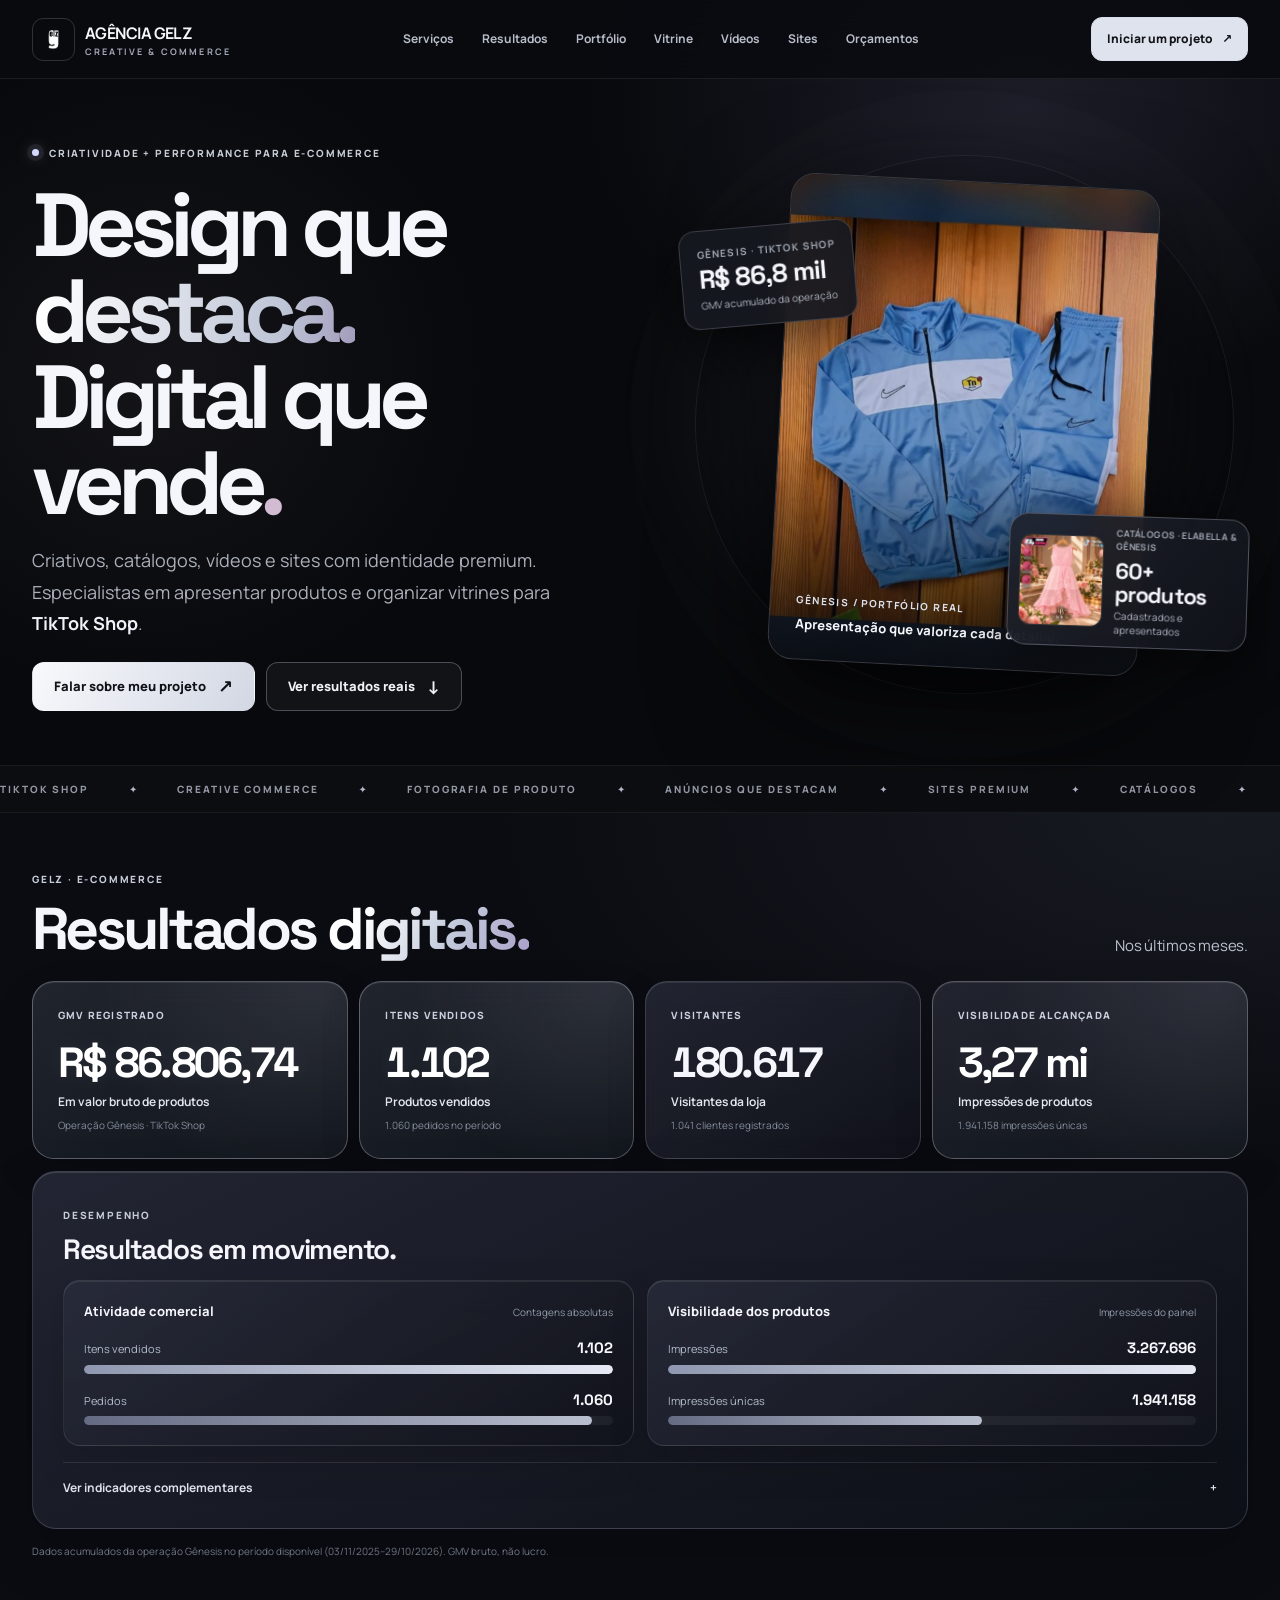
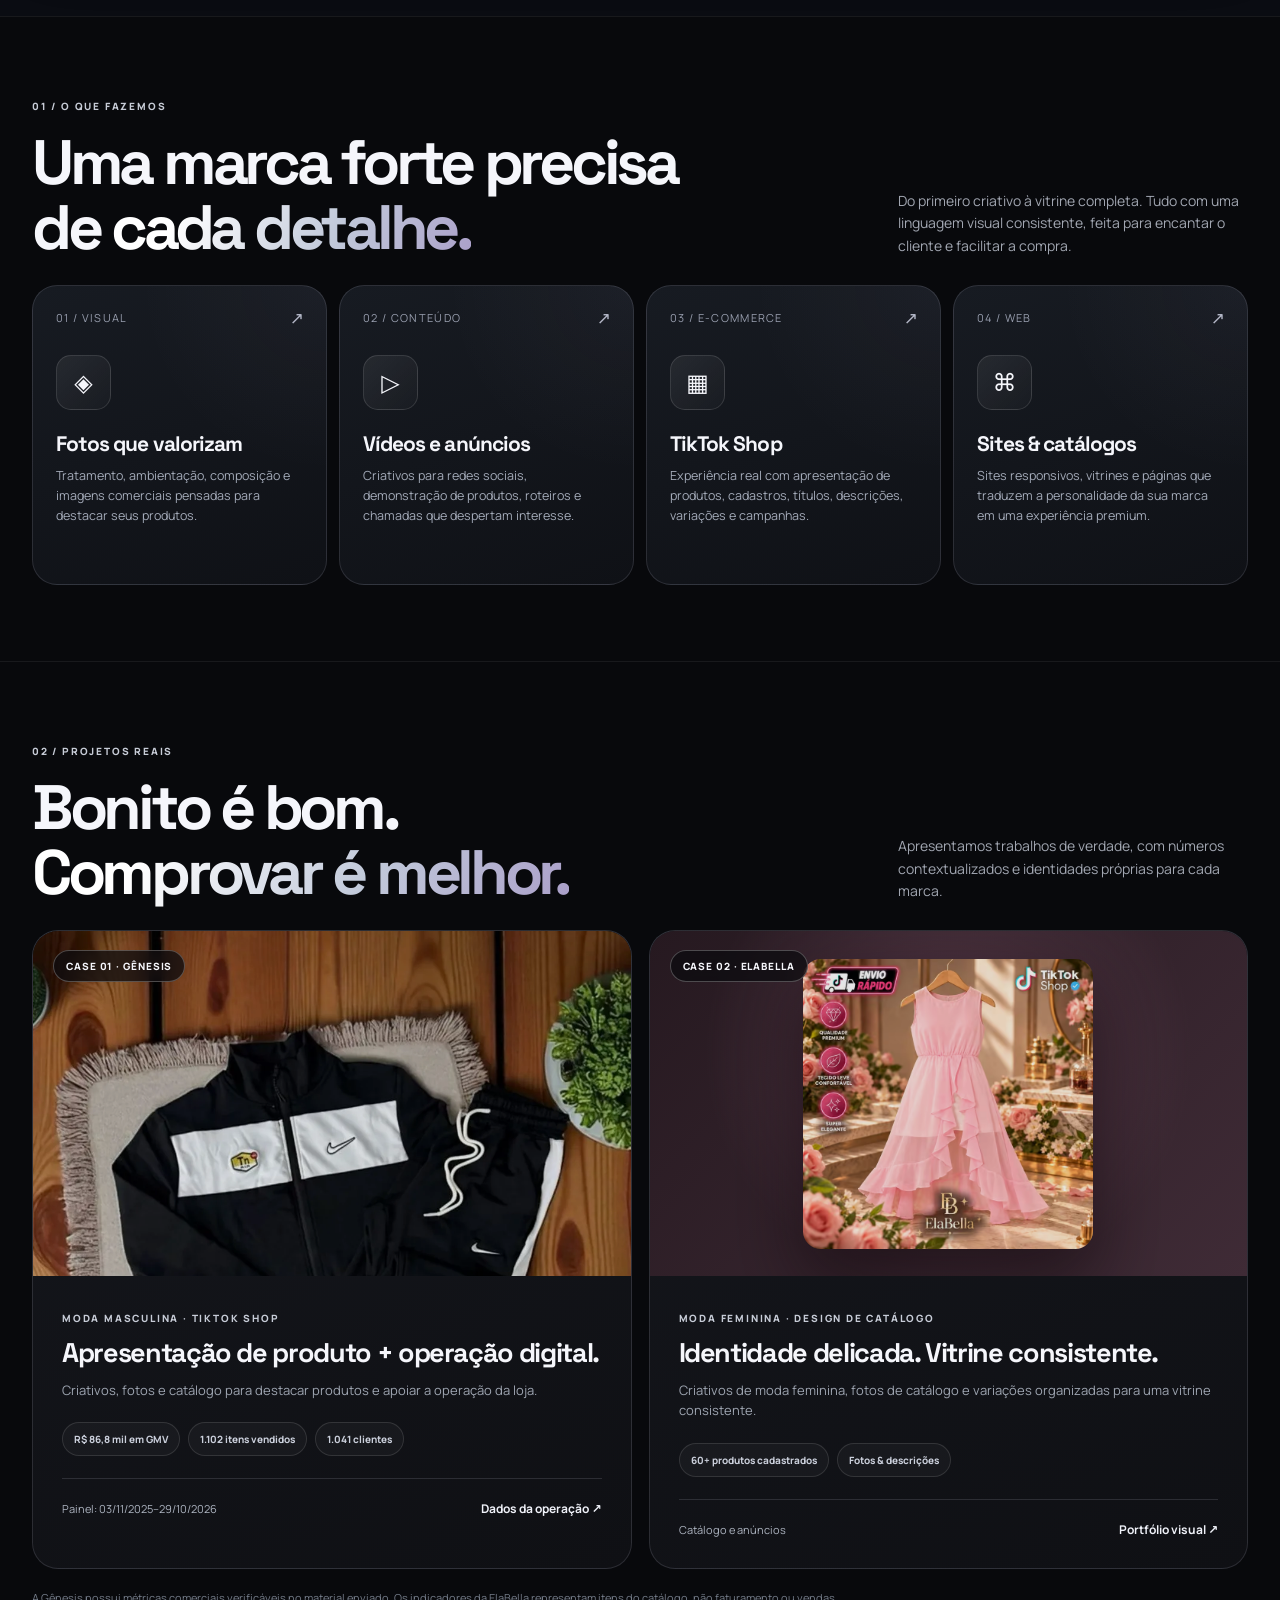
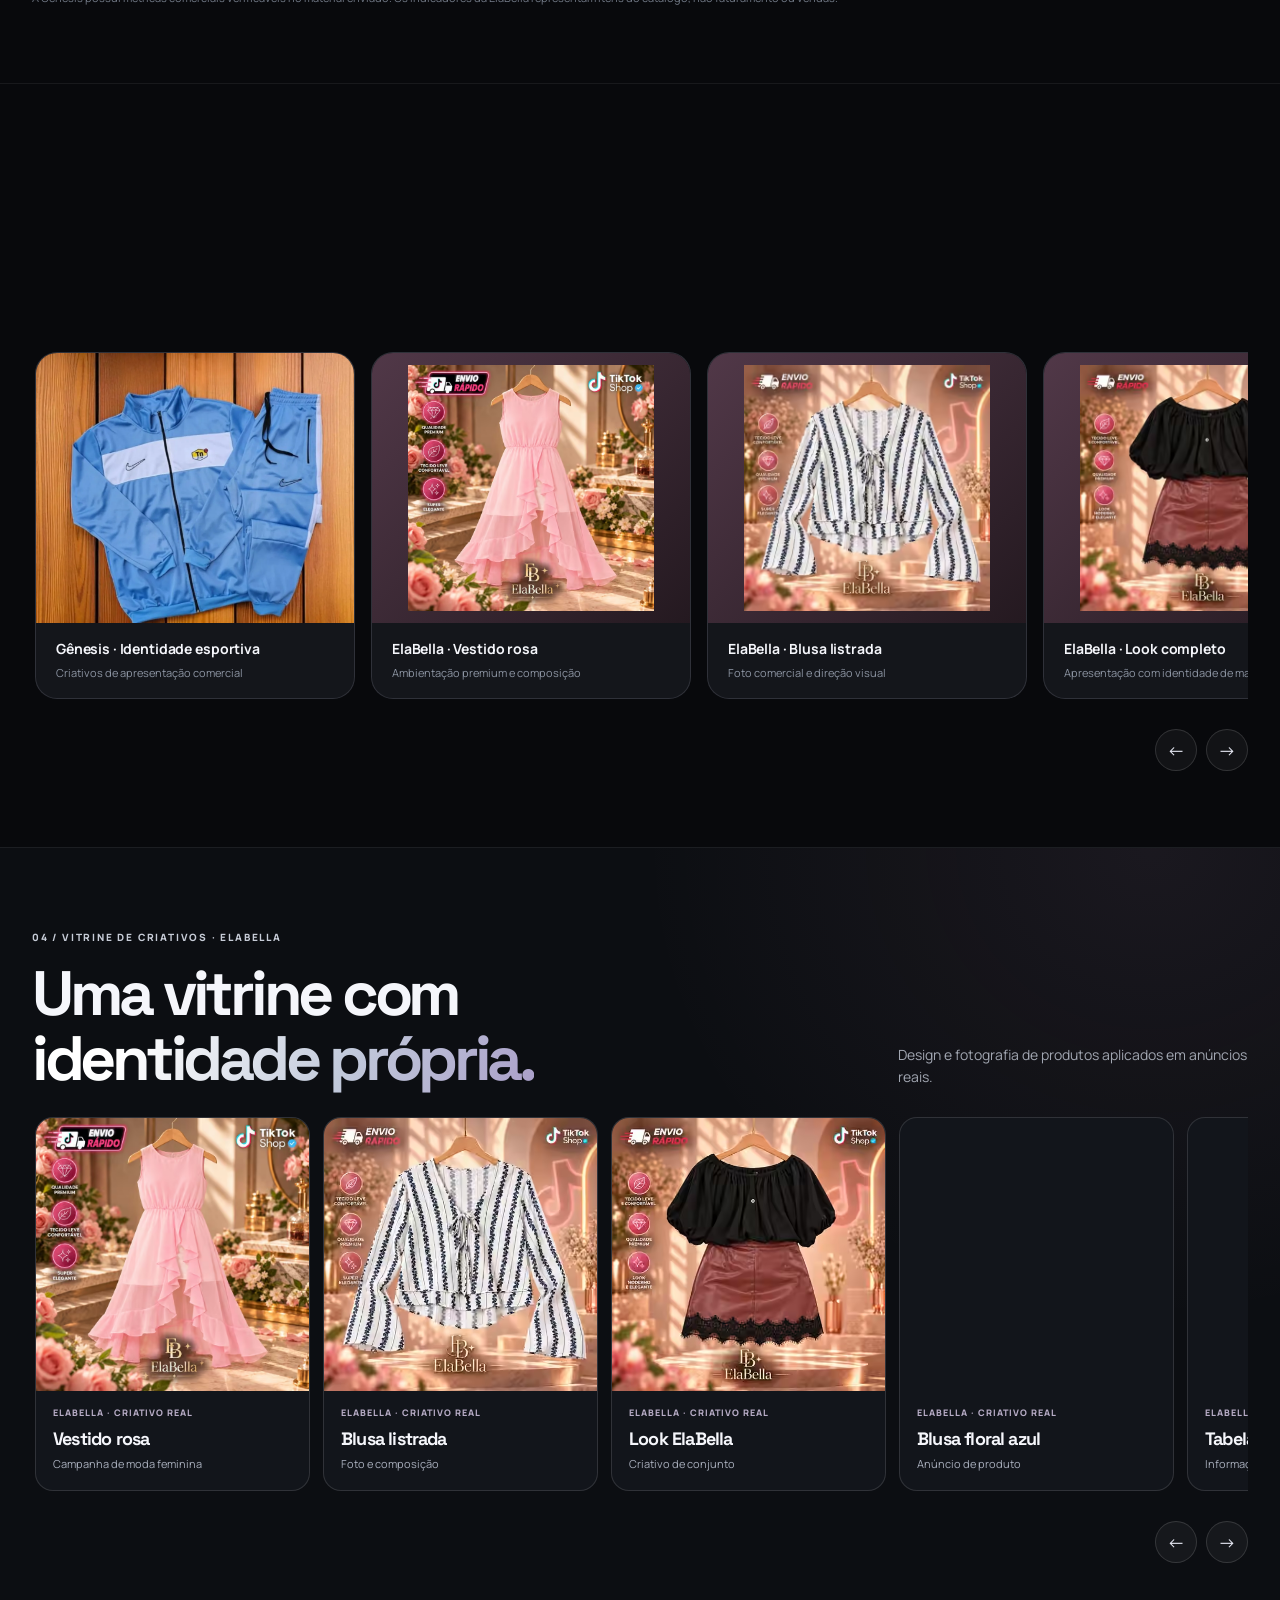
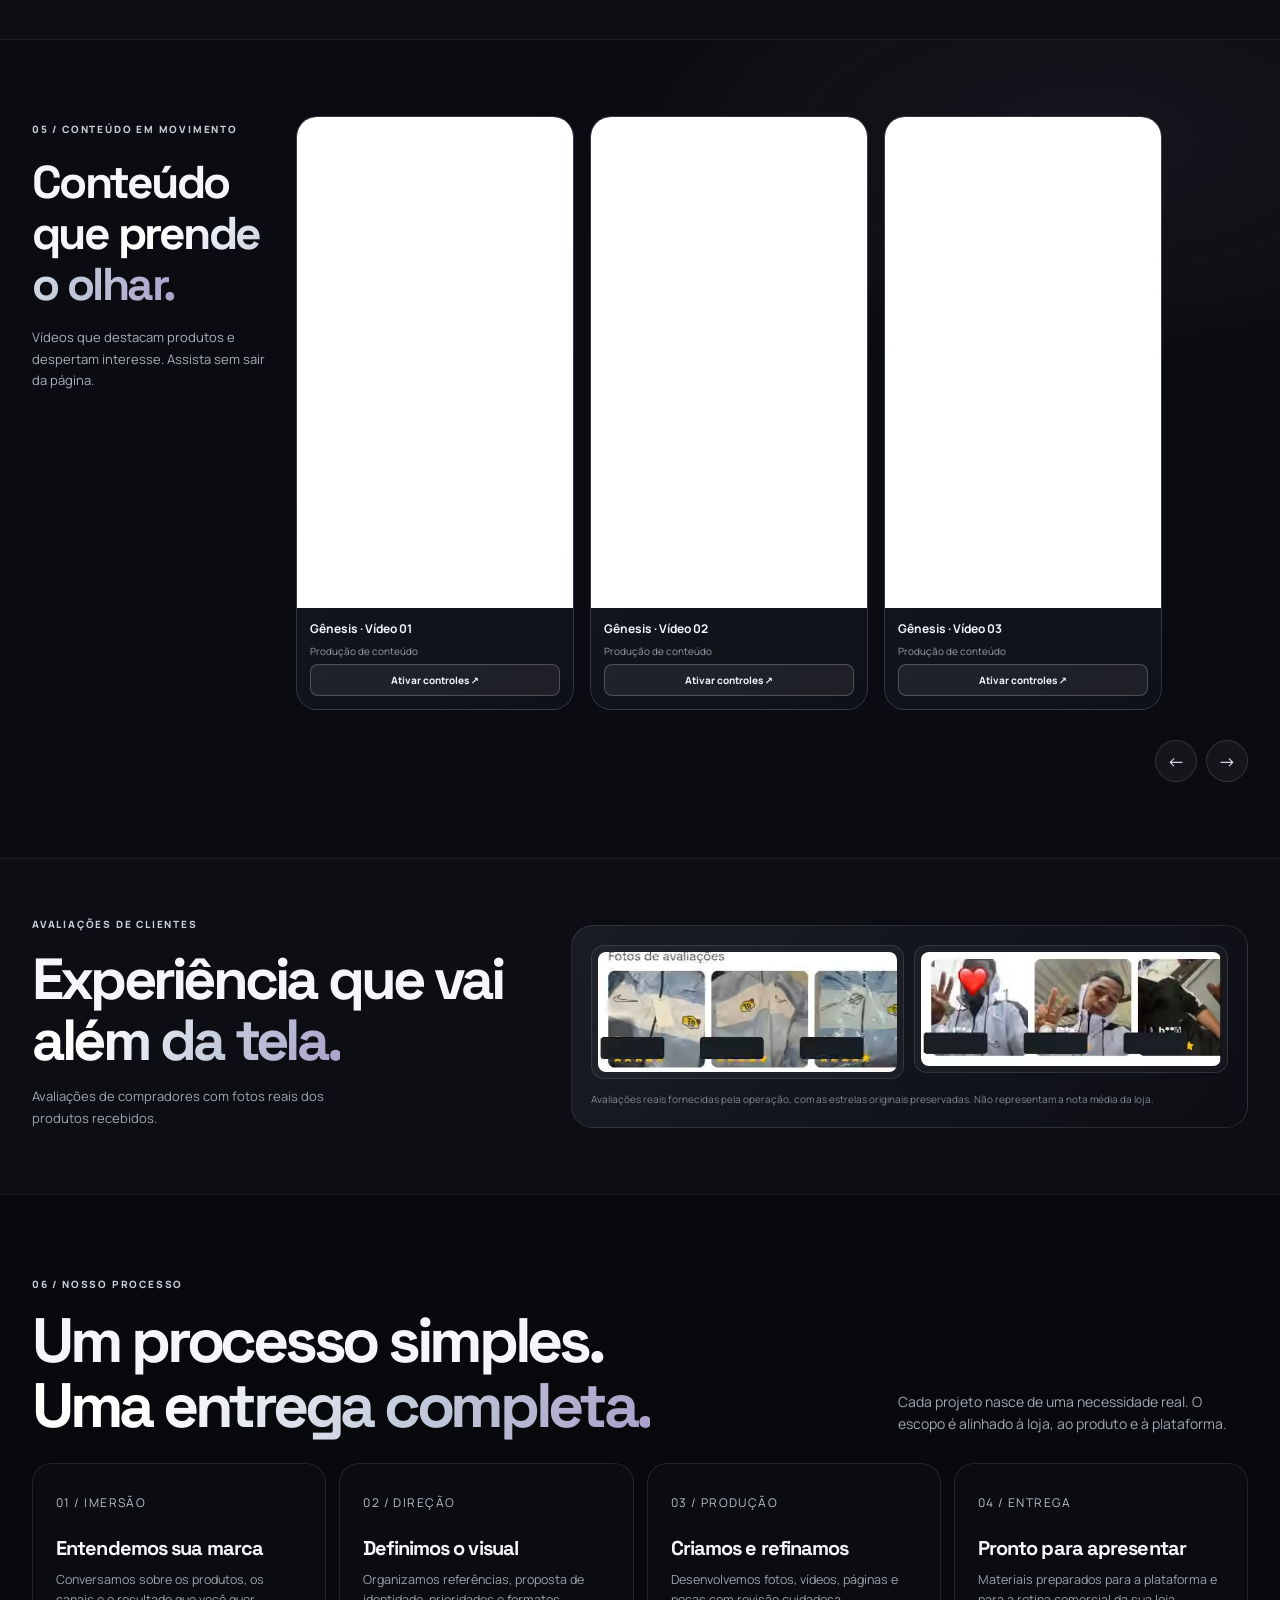
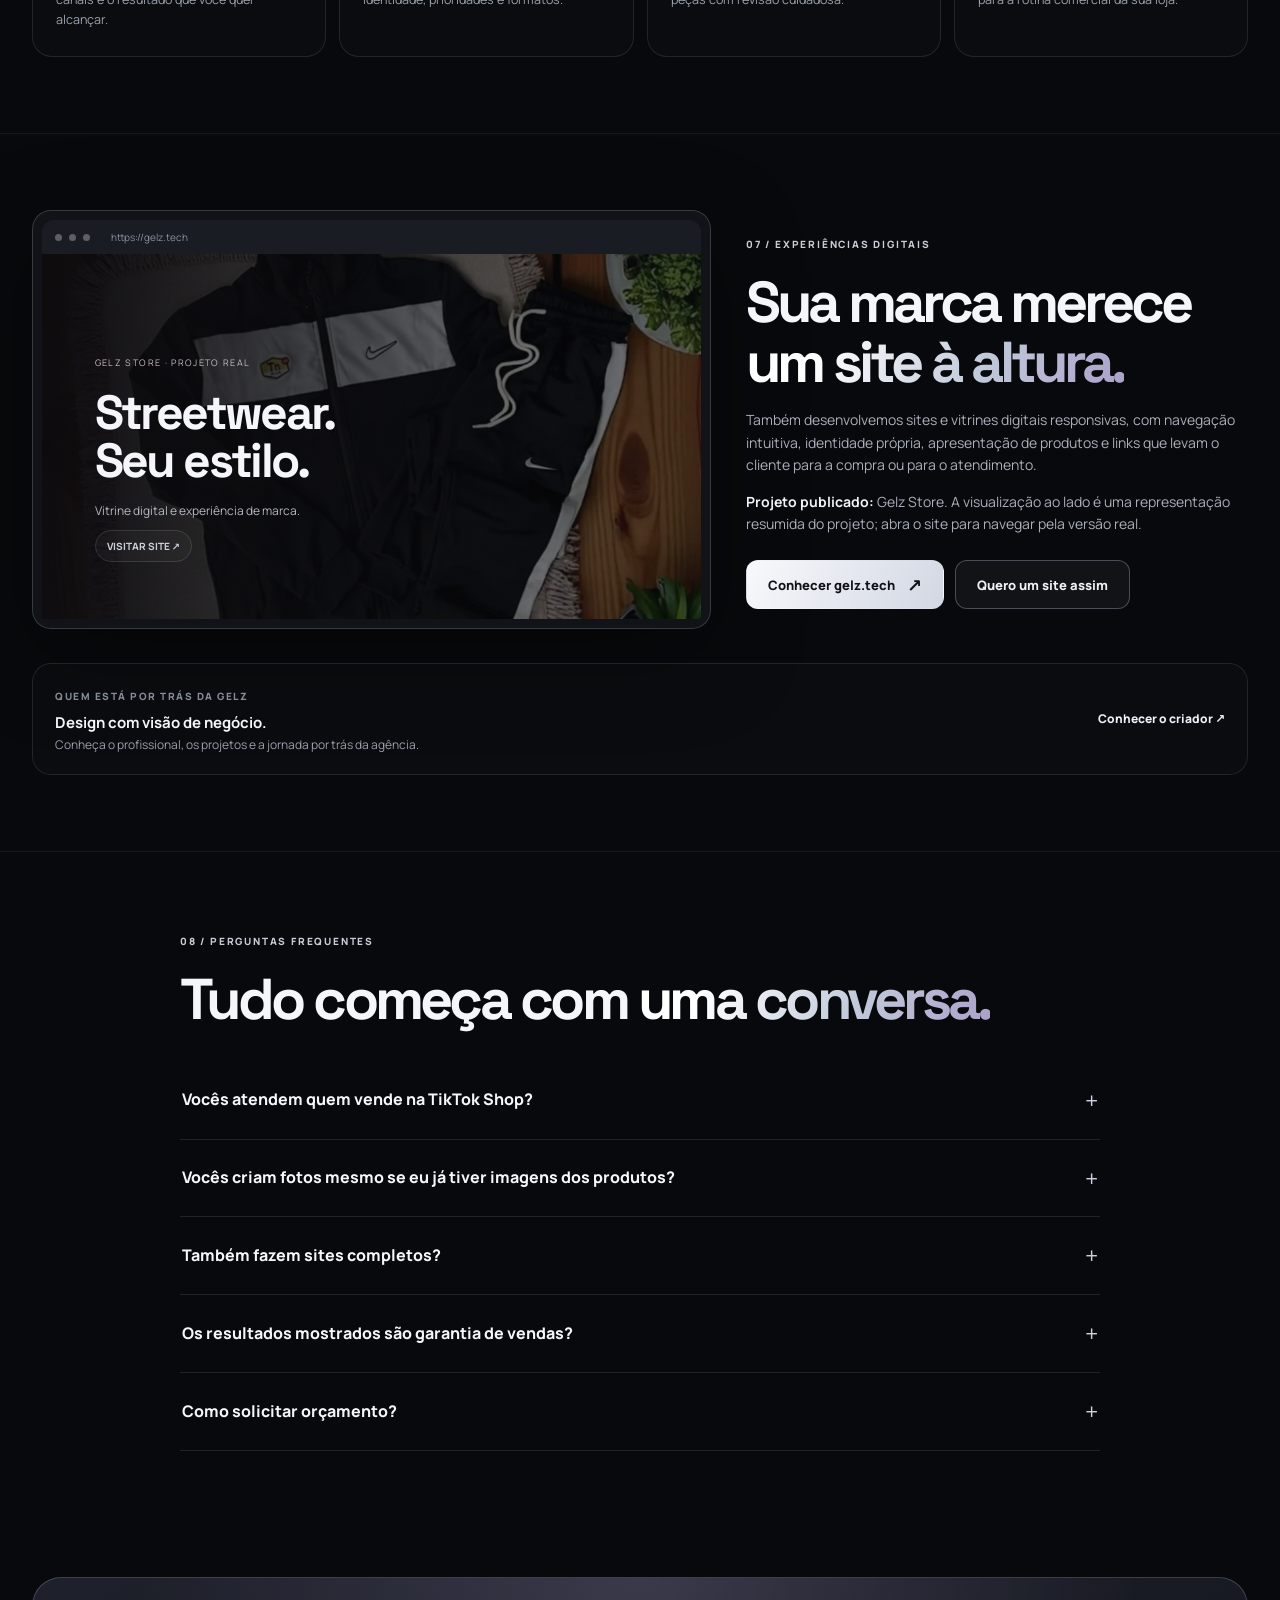
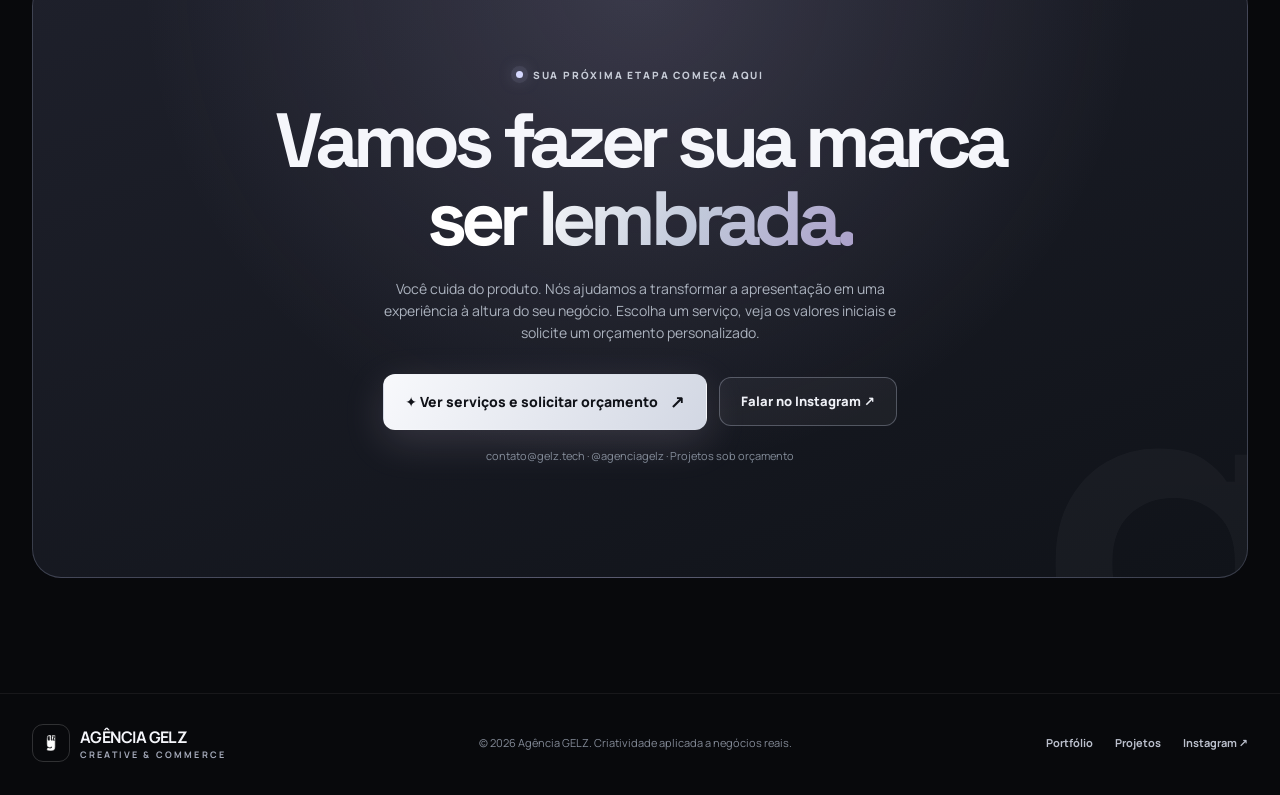
<file: index.html>
<!doctype html>
<html lang="pt-BR">
<head>
  <meta charset="utf-8">
  <meta name="viewport" content="width=device-width,initial-scale=1,viewport-fit=cover">
  <meta name="theme-color" content="#08090c">
  <link rel="icon" href="assets/gelz-icon-white.png" type="image/png" sizes="192x192">
  <link rel="manifest" href="manifest.webmanifest">
  <link rel="apple-touch-icon" href="assets/gelz-icon-white.png">
  <meta name="apple-mobile-web-app-capable" content="yes">
  <meta name="apple-mobile-web-app-title" content="Agência GELZ">
  <meta name="description" content="Agência GELZ: especialistas em conteúdo para TikTok Shop, fotos de produtos, vídeos, anúncios, catálogos e sites para e-commerce. Veja projetos e resultados reais.">
  <meta property="og:type" content="website">
  <meta property="og:locale" content="pt_BR">
  <meta property="og:title" content="Agência GELZ — Design que destaca. Operação que entrega.">
  <meta property="og:description" content="Criativos, TikTok Shop, fotos, vídeos e sites. Conheça os projetos Gênesis e ElaBella e os resultados documentados.">
  <meta property="og:image" content="https://agencia.gelz.tech/assets/bestseller-azul.webp">
  <meta property="og:url" content="https://agencia.gelz.tech/">
  <title>Agência GELZ — Design, TikTok Shop e Sites</title>
  <link rel="canonical" href="https://agencia.gelz.tech/">
  <link rel="preconnect" href="https://fonts.googleapis.com">
  <link rel="preconnect" href="https://fonts.gstatic.com" crossorigin>
  <link href="https://fonts.googleapis.com/css2?family=Manrope:wght@400;500;600;700;800&family=Space+Grotesk:wght@400;500;600;700&display=swap" rel="stylesheet">
  <link rel="stylesheet" href="style.css?v=mobile-20261029b">
  <script src="script.js?v=mobile-20261029b" defer></script>
  <script type="application/ld+json">
  {"@context":"https://schema.org","@type":"ProfessionalService","name":"Agência GELZ","url":"https://agencia.gelz.tech/","description":"Criação de fotos e vídeos para e-commerce, anúncios e criativos para TikTok Shop, catálogos e websites.","sameAs":["https://www.instagram.com/agenciagelz/"],"areaServed":"BR"}
  </script>
</head>
<body>
  <a class="skip-link" href="#conteudo">Ir para o conteúdo</a>
  <div class="scroll-progress" aria-hidden="true"></div>
  <header class="nav-wrap">
    <div class="wrap nav-inner">
      <a class="brand" href="#inicio" aria-label="Agência GELZ — início">
        <span class="brand-icon"><img src="assets/gelz-logo-transparente.png" width="43" height="43" alt="Monograma branco original GELZ"></span>
        <span><strong>AGÊNCIA GELZ</strong><small>CREATIVE & COMMERCE</small></span>
      </a>
      <nav class="nav-links" id="nav-links" aria-label="Navegação principal">
        <a href="#servicos">Serviços</a>
        <a href="#cases">Resultados</a>
        <a href="#portfolio">Portfólio</a><a href="#minishop">Vitrine</a>
        <a href="#videos">Vídeos</a>
        <a href="#sites">Sites</a>
        <a href="/orcamento/">Orçamentos</a>
      </nav>
      <a class="nav-cta" href="/orcamento/">Iniciar um projeto <span aria-hidden="true">↗</span></a>
      <button class="menu-toggle" id="menu-toggle" type="button" aria-label="Abrir menu" aria-controls="nav-links" aria-expanded="false"><span class="menu-bars" aria-hidden="true"><i></i><i></i><i></i></span></button>
    </div>
  </header>

  <main id="conteudo">
    <section class="hero" id="inicio" aria-labelledby="hero-title">
      <div class="wrap hero-grid">
        <div class="hero-copy reveal">
          <div class="eyebrow"><span class="pulse"></span> Criatividade + performance para e-commerce</div>
          <h1 id="hero-title">Design que<br><em>destaca.</em><br>Digital que<br>vende<span class="period">.</span></h1>
          <p class="lead">Criativos, catálogos, vídeos e sites com identidade premium. Especialistas em apresentar produtos e organizar vitrines para <strong style="color:#f0f2fa">TikTok Shop</strong>.</p>
          <div class="actions">
            <a class="btn btn-primary" href="/orcamento/">Falar sobre meu projeto <span class="btn-arrow" aria-hidden="true">↗</span></a>
            <a class="btn btn-ghost" href="#cases">Ver resultados reais <span class="btn-arrow" aria-hidden="true">↓</span></a>
          </div>
        </div>
        <div class="hero-art reveal delay1" aria-label="Exemplo de projeto visual da agência">
          <div class="hero-orb" aria-hidden="true"></div>
          <img class="hero-watermark" src="assets/gelz-logo-transparente.png" alt="" aria-hidden="true">
          <div class="hero-product">
            <img src="assets/bestseller-azul.webp" alt="Produto de moda masculina em ensaio comercial de e-commerce" fetchpriority="high">
            <div class="art-caption"><span>GÊNESIS / PORTFÓLIO REAL</span>Apresentação que valoriza cada detalhe.</div>
          </div>
          <div class="float-card float-one"><small>Gênesis · TikTok Shop</small><strong>R$ 86,8 mil</strong><span>GMV acumulado da operação</span></div>
          <div class="float-card float-two" aria-label="Vitrine de anúncios das lojas ElaBella e Gênesis">
  <div class="hero-mini-carousel" aria-hidden="true">
    <img class="mini-active" src="assets/elabella-vestido-rosa.avif" alt="" loading="lazy">
    <img src="assets/elabella-blusa-azul.avif" alt="" loading="lazy">
    <img src="assets/elabella-look-preto.avif" alt="" loading="lazy">
    <img src="assets/bestseller-azul.webp" alt="" loading="lazy">
    <img src="assets/bestseller-preto.webp" alt="" loading="lazy">
  </div>
  <div class="hero-mini-caption"><small>Catálogos · ElaBella & Gênesis</small><strong>60+ produtos</strong><span>Cadastrados e apresentados</span></div>
</div>
        </div>
      </div>
    </section>

    <div class="ticker" aria-hidden="true">
      <div class="ticker-track">
        <span>TIKTOK SHOP</span><b>✦</b><span>CREATIVE COMMERCE</span><b>✦</b><span>FOTOGRAFIA DE PRODUTO</span><b>✦</b><span>ANÚNCIOS QUE DESTACAM</span><b>✦</b><span>SITES PREMIUM</span><b>✦</b><span>CATÁLOGOS</span><b>✦</b>
        <span>TIKTOK SHOP</span><b>✦</b><span>CREATIVE COMMERCE</span><b>✦</b><span>FOTOGRAFIA DE PRODUTO</span><b>✦</b><span>ANÚNCIOS QUE DESTACAM</span><b>✦</b><span>SITES PREMIUM</span><b>✦</b><span>CATÁLOGOS</span><b>✦</b>
      </div>
    </div>

    <section class="proof" id="resultados" aria-labelledby="proof-title">
      <div class="wrap">
        <div class="proof-header reveal">
          <div><span class="overline">GELZ · E-COMMERCE</span><h2 id="proof-title">Resultados <span class="title-glow">digitais.</span></h2></div>
          <p>Nos últimos meses.</p>
        </div>
        <div class="proof-grid">
          <div class="stat stat-featured reveal"><span class="overline">GMV REGISTRADO</span><strong data-count="86806.74" data-format="currency" aria-label="86.806 reais e 74 centavos">R$ 86.806,74</strong><p>Em valor bruto de produtos</p><small>Operação Gênesis · TikTok Shop</small></div>
          <div class="stat stat-featured reveal delay1"><span class="overline">ITENS VENDIDOS</span><strong data-count="1102" data-format="integer">1.102</strong><p>Produtos vendidos</p><small>1.060 pedidos no período</small></div>
          <div class="stat stat-small reveal delay2"><span class="overline">VISITANTES</span><strong data-count="180617" data-format="integer">180.617</strong><p>Visitantes da loja</p><small>1.041 clientes registrados</small></div>
          <div class="stat stat-featured stat-reach reveal delay3"><span class="overline">VISIBILIDADE ALCANÇADA</span><strong data-count="3267696" data-format="millions" aria-label="3 milhões 267 mil 696 impressões de produtos">3,27 mi</strong><p>Impressões de produtos</p><small>1.941.158 impressões únicas</small></div>
        </div>
        <div class="proof-insights reveal">
          <div class="insight-head"><div><span class="overline">DESEMPENHO</span><h3>Resultados em movimento.</h3></div></div>
          <div class="insight-grid" data-animate-bars>
            <div class="insight-chart" role="img" aria-label="1.102 itens vendidos e 1.060 pedidos registrados">
              <div class="chart-heading"><strong>Atividade comercial</strong><small>Contagens absolutas</small></div>
              <div class="chart-item"><div class="chart-label"><span>Itens vendidos</span><b>1.102</b></div><div class="chart-track"><span style="width:100%"></span></div></div>
              <div class="chart-item"><div class="chart-label"><span>Pedidos</span><b>1.060</b></div><div class="chart-track"><span style="width:96.19%"></span></div></div>
            </div>
            <div class="insight-chart" role="img" aria-label="3.267.696 impressões de produtos e 1.941.158 impressões únicas">
              <div class="chart-heading"><strong>Visibilidade dos produtos</strong><small>Impressões do painel</small></div>
              <div class="chart-item"><div class="chart-label"><span>Impressões</span><b>3.267.696</b></div><div class="chart-track"><span style="width:100%"></span></div></div>
              <div class="chart-item"><div class="chart-label"><span>Impressões únicas</span><b>1.941.158</b></div><div class="chart-track"><span style="width:59.4%"></span></div></div>
            </div>
          </div>
          <details class="proof-details"><summary>Ver indicadores complementares <span aria-hidden="true">+</span></summary>
            <div class="details-stats"><span><strong>1.097</strong> pedidos de SKU</span><span><strong>1.041</strong> clientes</span><span><strong>180.617</strong> visitantes</span><span><strong>1.941.158</strong> impressões únicas</span></div>
          </details>
        </div>
        <p class="metric-disclaimer">Dados acumulados da operação Gênesis no período disponível (03/11/2025–29/10/2026). GMV bruto, não lucro.</p>
      </div>
    </section>

    <section class="section" id="servicos" aria-labelledby="services-title">
      <div class="wrap">
        <div class="section-head reveal">
          <div><span class="overline">01 / O QUE FAZEMOS</span><h2 id="services-title">Uma marca forte precisa de <span class="title-glow">cada detalhe.</span></h2></div>
          <p>Do primeiro criativo à vitrine completa. Tudo com uma linguagem visual consistente, feita para encantar o cliente e facilitar a compra.</p>
        </div>
        <div class="service-grid">
          <a class="service-card reveal" href="#portfolio"><span class="service-index">01 / VISUAL</span><span class="service-icon" aria-hidden="true">◈</span><h3>Fotos que valorizam</h3><p>Tratamento, ambientação, composição e imagens comerciais pensadas para destacar seus produtos.</p></a>
          <a class="service-card reveal delay1" href="#videos"><span class="service-index">02 / CONTEÚDO</span><span class="service-icon" aria-hidden="true">▷</span><h3>Vídeos e anúncios</h3><p>Criativos para redes sociais, demonstração de produtos, roteiros e chamadas que despertam interesse.</p></a>
          <a class="service-card reveal delay2" href="#cases"><span class="service-index">03 / E-COMMERCE</span><span class="service-icon" aria-hidden="true">▦</span><h3>TikTok Shop</h3><p>Experiência real com apresentação de produtos, cadastros, títulos, descrições, variações e campanhas.</p></a>
          <a class="service-card reveal delay3" href="#sites"><span class="service-index">04 / WEB</span><span class="service-icon" aria-hidden="true">⌘</span><h3>Sites & catálogos</h3><p>Sites responsivos, vitrines e páginas que traduzem a personalidade da sua marca em uma experiência premium.</p></a>
        </div>
      </div>
    </section>

    <section class="section" id="cases" aria-labelledby="cases-title">
      <div class="wrap">
        <div class="section-head reveal">
          <div><span class="overline">02 / PROJETOS REAIS</span><h2 id="cases-title">Bonito é bom.<br><span class="title-glow">Comprovar é melhor.</span></h2></div>
          <p>Apresentamos trabalhos de verdade, com números contextualizados e identidades próprias para cada marca.</p>
        </div>
        <div class="case-grid">
          <article class="case-card reveal">
            <div class="case-image genesis"><img src="assets/bestseller-preto.webp" alt="Conjunto masculino preto em material de apresentação visual da Gênesis" loading="lazy"><span class="case-stamp">CASE 01 · GÊNESIS</span></div>
            <div class="case-body">
              <div class="overline">MODA MASCULINA · TIKTOK SHOP</div>
              <h3>Apresentação de produto + operação digital.</h3>
              <p>Criativos, fotos e catálogo para destacar produtos e apoiar a operação da loja.</p>
              <div class="chiprow"><span class="chip">R$ 86,8 mil em GMV</span><span class="chip">1.102 itens vendidos</span><span class="chip">1.041 clientes</span></div>
              <div class="case-detail"><span>Painel: 03/11/2025–29/10/2026</span><b>Dados da operação ↗</b></div>
            </div>
          </article>
          <article class="case-card reveal delay1">
            <div class="case-image elabella"><img src="assets/elabella-vestido-rosa.avif" alt="Vestido rosa da ElaBella em cenário floral de produto" loading="lazy"><span class="case-stamp">CASE 02 · ELABELLA</span></div>
            <div class="case-body">
              <div class="overline">MODA FEMININA · DESIGN DE CATÁLOGO</div>
              <h3>Identidade delicada. Vitrine consistente.</h3>
              <p>Criativos de moda feminina, fotos de catálogo e variações organizadas para uma vitrine consistente.</p>
              <div class="chiprow"><span class="chip">60+ produtos cadastrados</span><span class="chip">Fotos & descrições</span></div>
              <div class="case-detail"><span>Catálogo e anúncios</span><b>Portfólio visual ↗</b></div>
            </div>
          </article>
        </div>
        <p class="source-note">A Gênesis possui métricas comerciais verificáveis no material enviado. Os indicadores da ElaBella representam itens do catálogo, não faturamento ou vendas.</p>
      </div>
    </section>

    <section class="section" id="portfolio" aria-labelledby="portfolio-title">
      <div class="wrap">
        <div class="section-head reveal">
          <div><span class="overline">03 / GALERIA DE CRIATIVOS</span><h2 id="portfolio-title">O produto é protagonista.<br><span class="title-glow">O design é a diferença.</span></h2></div>
          <p>Explore os criativos. Arraste para navegar.</p>
        </div>
        <div class="rail-wrap reveal">
          <div class="rail" id="portfolio-rail" tabindex="0" aria-label="Carrossel de trabalhos da agência">
            <article class="project-item"><div class="project-photo"><img src="assets/bestseller-azul.webp" alt="Gênesis · Identidade esportiva" loading="lazy" decoding="async"></div><div class="project-meta"><strong>Gênesis · Identidade esportiva</strong><span>Criativos de apresentação comercial</span></div></article>
            <article class="project-item"><div class="project-photo female"><img src="assets/elabella-vestido-rosa.avif" alt="ElaBella · Vestido rosa" loading="lazy" decoding="async"></div><div class="project-meta"><strong>ElaBella · Vestido rosa</strong><span>Ambientação premium e composição</span></div></article>
            <article class="project-item"><div class="project-photo female"><img src="assets/elabella-blusa-listrada.avif" alt="ElaBella · Blusa listrada" loading="lazy" decoding="async"></div><div class="project-meta"><strong>ElaBella · Blusa listrada</strong><span>Foto comercial e direção visual</span></div></article>
            <article class="project-item"><div class="project-photo female"><img src="assets/elabella-look-preto.avif" alt="ElaBella · Look completo" loading="lazy" decoding="async"></div><div class="project-meta"><strong>ElaBella · Look completo</strong><span>Apresentação com identidade de marca</span></div></article>
            <article class="project-item"><div class="project-photo female"><img src="assets/elabella-blusa-azul.avif" alt="ElaBella · Blusa floral azul" loading="lazy" decoding="async"></div><div class="project-meta"><strong>ElaBella · Blusa floral azul</strong><span>Criativo para vitrine digital</span></div></article>
            <article class="project-item"><div class="project-photo"><img src="assets/running-modelo.webp" alt="Gênesis · Moda masculina" loading="lazy" decoding="async"></div><div class="project-meta"><strong>Gênesis · Moda masculina</strong><span>Campanha de produto em uso</span></div></article>
          </div>
          <div class="rail-actions"><button class="round-btn" type="button" data-target="portfolio-rail" data-direction="-1" aria-label="Ver trabalhos anteriores">←</button><button class="round-btn" type="button" data-target="portfolio-rail" data-direction="1" aria-label="Ver próximos trabalhos">→</button></div>
          
        </div>
      </div>
    </section>

<section class="section minishop-section" id="minishop" aria-labelledby="minishop-title">
  <div class="wrap">
    <div class="section-head reveal">
      <div><span class="overline">04 / VITRINE DE CRIATIVOS · ELABELLA</span><h2 id="minishop-title">Uma vitrine com <span class="title-glow">identidade própria.</span></h2></div>
      <p>Design e fotografia de produtos aplicados em anúncios reais.</p>
    </div>
    <div class="shop-rail rail reveal" id="shop-rail" tabindex="0" aria-label="Prévia de anúncios ElaBella com imagens em alta qualidade">
      <article class="shop-card"><div class="shop-photo"><img src="assets/elabella-vestido-rosa.avif" alt="Criativo real ElaBella: Vestido rosa" loading="lazy" decoding="async" fetchpriority="low"></div><div class="shop-info"><span class="shop-kicker">ELABELLA · CRIATIVO REAL</span><h3>Vestido rosa</h3><p>Campanha de moda feminina</p></div></article>
      <article class="shop-card"><div class="shop-photo"><img src="assets/elabella-blusa-listrada.avif" alt="Criativo real ElaBella: Blusa listrada" loading="lazy" decoding="async" ></div><div class="shop-info"><span class="shop-kicker">ELABELLA · CRIATIVO REAL</span><h3>Blusa listrada</h3><p>Foto e composição</p></div></article>
      <article class="shop-card"><div class="shop-photo"><img src="assets/elabella-look-preto.avif" alt="Criativo real ElaBella: Look ElaBella" loading="lazy" decoding="async" ></div><div class="shop-info"><span class="shop-kicker">ELABELLA · CRIATIVO REAL</span><h3>Look ElaBella</h3><p>Criativo de conjunto</p></div></article>
      <article class="shop-card"><div class="shop-photo"><img src="assets/elabella-blusa-azul.avif" alt="Criativo real ElaBella: Blusa floral azul" loading="lazy" decoding="async" ></div><div class="shop-info"><span class="shop-kicker">ELABELLA · CRIATIVO REAL</span><h3>Blusa floral azul</h3><p>Anúncio de produto</p></div></article>
      <article class="shop-card"><div class="shop-photo"><img src="assets/elabella-tabela-medidas.avif" alt="Criativo real ElaBella: Tabela de medidas" loading="lazy" decoding="async" ></div><div class="shop-info"><span class="shop-kicker">ELABELLA · CRIATIVO REAL</span><h3>Tabela de medidas</h3><p>Informação visual que orienta</p></div></article>
    </div>
    <div class="rail-actions"><button class="round-btn" type="button" data-target="shop-rail" data-direction="-1" aria-label="Produto anterior">←</button><button class="round-btn" type="button" data-target="shop-rail" data-direction="1" aria-label="Próximo produto">→</button></div>
    
  </div>
</section>
    <section class="section videos-section" id="videos" aria-labelledby="videos-title">
      <div class="wrap">
        <div class="videos-layout">
          <div class="videos-intro reveal"><span class="overline">05 / CONTEÚDO EM MOVIMENTO</span><h2 id="videos-title">Conteúdo que <span class="title-glow">prende o olhar.</span></h2><p>Vídeos que destacam produtos e despertam interesse. Assista sem sair da página.</p></div>
          <div class="rail-wrap reveal delay1"><div class="rail" id="videos-rail" tabindex="0" aria-label="Vídeos TikTok reproduzidos no próprio site">
              <article class="video-card"><div class="video-frame"><div class="video-placeholder"><img src="assets/bestseller-azul.webp" loading="lazy" alt="Prévia do vídeo 1 Gênesis"><span class="video-play" aria-hidden="true">▶</span></div><iframe class="tiktok-player" data-video-id="7684997596066106631" title="Vídeo 1 Gênesis — TikTok Shop" loading="lazy" allow="autoplay; encrypted-media; fullscreen; picture-in-picture" referrerpolicy="strict-origin-when-cross-origin" allowfullscreen></iframe></div><div class="video-caption"><b>Gênesis · Vídeo 01</b><span>Produção de conteúdo</span><button type="button" class="video-interact" aria-pressed="false" aria-label="Ativar controles do vídeo 1">Ativar controles ↗</button></div></article>
              <article class="video-card"><div class="video-frame"><div class="video-placeholder"><img src="assets/bestseller-preto.webp" loading="lazy" alt="Prévia do vídeo 2 Gênesis"><span class="video-play" aria-hidden="true">▶</span></div><iframe class="tiktok-player" data-video-id="7685818957332303111" title="Vídeo 2 Gênesis — TikTok Shop" loading="lazy" allow="autoplay; encrypted-media; fullscreen; picture-in-picture" referrerpolicy="strict-origin-when-cross-origin" allowfullscreen></iframe></div><div class="video-caption"><b>Gênesis · Vídeo 02</b><span>Produção de conteúdo</span><button type="button" class="video-interact" aria-pressed="false" aria-label="Ativar controles do vídeo 2">Ativar controles ↗</button></div></article>
              <article class="video-card"><div class="video-frame"><div class="video-placeholder"><img src="assets/running-modelo.webp" loading="lazy" alt="Prévia do vídeo 3 Gênesis"><span class="video-play" aria-hidden="true">▶</span></div><iframe class="tiktok-player" data-video-id="7686476389108780296" title="Vídeo 3 Gênesis — TikTok Shop" loading="lazy" allow="autoplay; encrypted-media; fullscreen; picture-in-picture" referrerpolicy="strict-origin-when-cross-origin" allowfullscreen></iframe></div><div class="video-caption"><b>Gênesis · Vídeo 03</b><span>Produção de conteúdo</span><button type="button" class="video-interact" aria-pressed="false" aria-label="Ativar controles do vídeo 3">Ativar controles ↗</button></div></article>
            </div><div class="rail-actions"><button class="round-btn" type="button" data-target="videos-rail" data-direction="-1" aria-label="Vídeo anterior">←</button><button class="round-btn" type="button" data-target="videos-rail" data-direction="1" aria-label="Próximo vídeo">→</button></div>
          </div>
        </div>
      </div>
    </section>
    <section class="section social-section" id="avaliacoes" aria-labelledby="social-title">
      <div class="wrap social-layout">
        <div class="social-copy reveal"><span class="overline">AVALIAÇÕES DE CLIENTES</span><h2 id="social-title">Experiência que vai <span class="title-glow">além da tela.</span></h2><p>Avaliações de compradores com fotos reais dos produtos recebidos.</p></div>
        <div class="social-board reveal delay1">
                    <div class="social-photos">
            <figure><img src="assets/avaliacoes-produto-1.avif" loading="lazy" alt="Avaliações com fotos e estrelas de compradores"></figure>
            <figure><img src="assets/avaliacoes-produto-2.avif" loading="lazy" alt="Avaliações de compradores, estrelas e fotos reais de clientes"></figure>
          </div>
          <p class="social-note">Avaliações reais fornecidas pela operação, com as estrelas originais preservadas. Não representam a nota média da loja.</p>
        </div>
      </div>
    </section>
    <section class="section" id="metodo" aria-labelledby="metodo-title">
      <div class="wrap">
        <div class="section-head reveal"><div><span class="overline">06 / NOSSO PROCESSO</span><h2 id="metodo-title">Um processo simples.<br><span class="title-glow">Uma entrega completa.</span></h2></div><p>Cada projeto nasce de uma necessidade real. O escopo é alinhado à loja, ao produto e à plataforma.</p></div>
        <div class="workflow">
          <article class="step reveal"><span>01 / IMERSÃO</span><h3>Entendemos sua marca</h3><p>Conversamos sobre os produtos, os canais e o resultado que você quer alcançar.</p></article>
          <article class="step reveal delay1"><span>02 / DIREÇÃO</span><h3>Definimos o visual</h3><p>Organizamos referências, proposta de identidade, prioridades e formatos.</p></article>
          <article class="step reveal delay2"><span>03 / PRODUÇÃO</span><h3>Criamos e refinamos</h3><p>Desenvolvemos fotos, vídeos, páginas e peças com revisão cuidadosa.</p></article>
          <article class="step reveal delay3"><span>04 / ENTREGA</span><h3>Pronto para apresentar</h3><p>Materiais preparados para a plataforma e para a rotina comercial da sua loja.</p></article>
        </div>
      </div>
    </section>

    <section class="section" id="sites" aria-labelledby="sites-title">
      <div class="wrap sites-grid">
        <a class="browser reveal" href="https://gelz.tech/" target="_blank" rel="noopener noreferrer" aria-label="Abrir site de exemplo Gelz Store em outra aba">
          <div class="browser-top"><span class="browser-dot"></span><span class="browser-dot"></span><span class="browser-dot"></span><span class="browser-address">https://gelz.tech</span></div>
          <div class="browser-screen">
            <img src="assets/bestseller-preto.webp" alt="Produto apresentado na Gelz Store" loading="lazy">
            <div class="browser-copy"><small>GELZ STORE · PROJETO REAL</small><h3>Streetwear.<br>Seu estilo.</h3><p>Vitrine digital e experiência de marca.</p><span class="chip">VISITAR SITE ↗</span></div>
          </div>
        </a>
        <div class="sites-copy reveal delay1">
          <span class="overline">07 / EXPERIÊNCIAS DIGITAIS</span>
          <h2 id="sites-title">Sua marca merece <span class="title-glow">um site à altura.</span></h2>
          <p>Também desenvolvemos sites e vitrines digitais responsivas, com navegação intuitiva, identidade própria, apresentação de produtos e links que levam o cliente para a compra ou para o atendimento.</p>
          <p><strong style="color:#f1f2f8">Projeto publicado:</strong> Gelz Store. A visualização ao lado é uma representação resumida do projeto; abra o site para navegar pela versão real.</p>
          <div class="actions"><a class="btn btn-primary" href="https://gelz.tech/" target="_blank" rel="noopener noreferrer">Conhecer gelz.tech <span class="btn-arrow" aria-hidden="true">↗</span></a><a class="btn btn-ghost" href="#contato">Quero um site assim</a></div>
        </div>
      </div>
      <div class="wrap">
        <div class="about reveal">
          <div><span class="small-label">QUEM ESTÁ POR TRÁS DA GELZ</span><strong>Design com visão de negócio.</strong><p>Conheça o profissional, os projetos e a jornada por trás da agência.</p></div>
          <a href="https://gelz.tech/gean/" target="_blank" rel="noopener noreferrer">Conhecer o criador ↗</a>
        </div>
      </div>
    </section>

    <section class="section" aria-labelledby="faq-title">
      <div class="wrap faq reveal">
        <span class="overline">08 / PERGUNTAS FREQUENTES</span>
        <h2 id="faq-title">Tudo começa com <span class="title-glow">uma conversa.</span></h2>
        <details><summary>Vocês atendem quem vende na TikTok Shop?</summary><p>Sim. Temos experiência prática com apresentação de produtos, criativos, vídeos, catálogos e necessidades de quem opera na TikTok Shop. Também produzimos materiais para outras vitrines online.</p></details>
        <details><summary>Vocês criam fotos mesmo se eu já tiver imagens dos produtos?</summary><p>Sim. Podemos trabalhar com imagens fornecidas para melhorar enquadramento, iluminação, composição e apresentação comercial, sempre alinhando o resultado esperado e os limites do material original.</p></details>
        <details><summary>Também fazem sites completos?</summary><p>Sim. Desenvolvemos vitrines e páginas responsivas com identidade personalizada, experiência para celular e integrações de links de compra e contato, de acordo com o projeto.</p></details>
        <details><summary>Os resultados mostrados são garantia de vendas?</summary><p>Não. As métricas são registros das operações apresentadas e não uma promessa de faturamento. O resultado depende também de produto, preço, tráfego, atendimento, logística e outros fatores.</p></details>
        <details><summary>Como solicitar orçamento?</summary><p>Acesse nosso <a href="/orcamento/" style="text-decoration:underline">catálogo de serviços e orçamentos</a>, escolha uma opção e fale diretamente pelo WhatsApp. Você também pode escrever para <a href="mailto:contato@gelz.tech" style="text-decoration:underline">contato@gelz.tech</a>.</p></details>
      </div>
    </section>

    <section class="contact-section" id="contato">
      <div class="wrap">
        <div class="contact-card reveal">
          <span class="eyebrow"><span class="pulse"></span> SUA PRÓXIMA ETAPA COMEÇA AQUI</span>
          <h2>Vamos fazer sua marca <span class="title-glow">ser lembrada.</span></h2>
          <p>Você cuida do produto. Nós ajudamos a transformar a apresentação em uma experiência à altura do seu negócio. Escolha um serviço, veja os valores iniciais e solicite um orçamento personalizado.</p>
          <div class="contact-buttons"><a class="btn btn-primary contact-main" href="/orcamento/">✦ Ver serviços e solicitar orçamento <span class="btn-arrow" aria-hidden="true">↗</span></a><a class="btn btn-ghost" href="https://www.instagram.com/agenciagelz/" target="_blank" rel="noopener noreferrer">Falar no Instagram ↗</a></div>
          <p class="mini">contato@gelz.tech · @agenciagelz · Projetos sob orçamento</p>
        </div>
      </div>
    </section>
  </main>

  <footer class="footer">
    <div class="wrap footer-inner">
      <a class="brand" href="#inicio"><span class="brand-icon"><img src="assets/gelz-logo-transparente.png" width="38" height="38" loading="lazy" alt=""></span><span><strong>AGÊNCIA GELZ</strong><small>CREATIVE & COMMERCE</small></span></a>
      <p>© <span id="year">2026</span> Agência GELZ. Criatividade aplicada a negócios reais.</p>
      <div class="footer-links"><a href="#portfolio">Portfólio</a><a href="https://gelz.tech/" target="_blank" rel="noopener noreferrer">Projetos</a><a href="https://www.instagram.com/agenciagelz/" target="_blank" rel="noopener noreferrer">Instagram ↗</a></div>
    </div>
  </footer>
  <a class="mobile-contact" href="/orcamento/" aria-label="Solicitar projeto"><span class="float-cta-icon" aria-hidden="true">✦</span><span class="float-cta-text">Solicitar projeto</span></a>
</body>
</html>
</file>
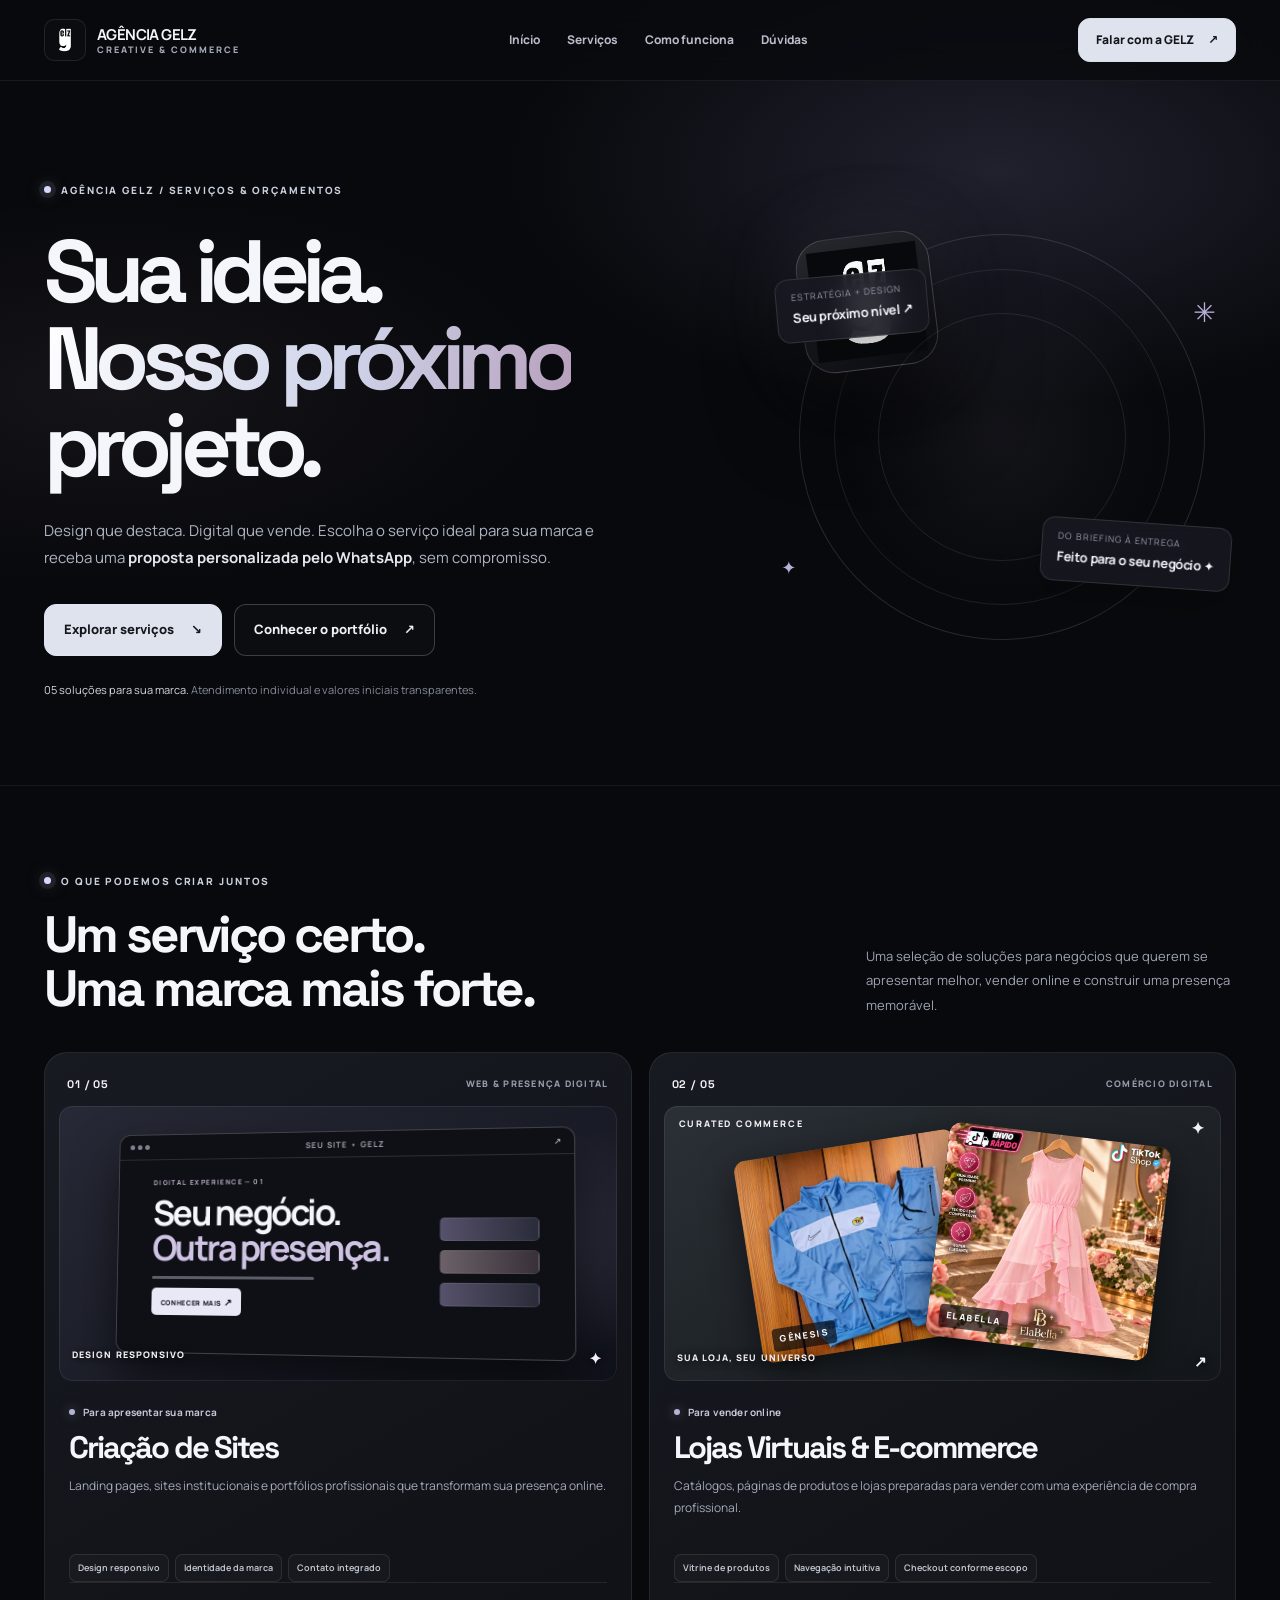
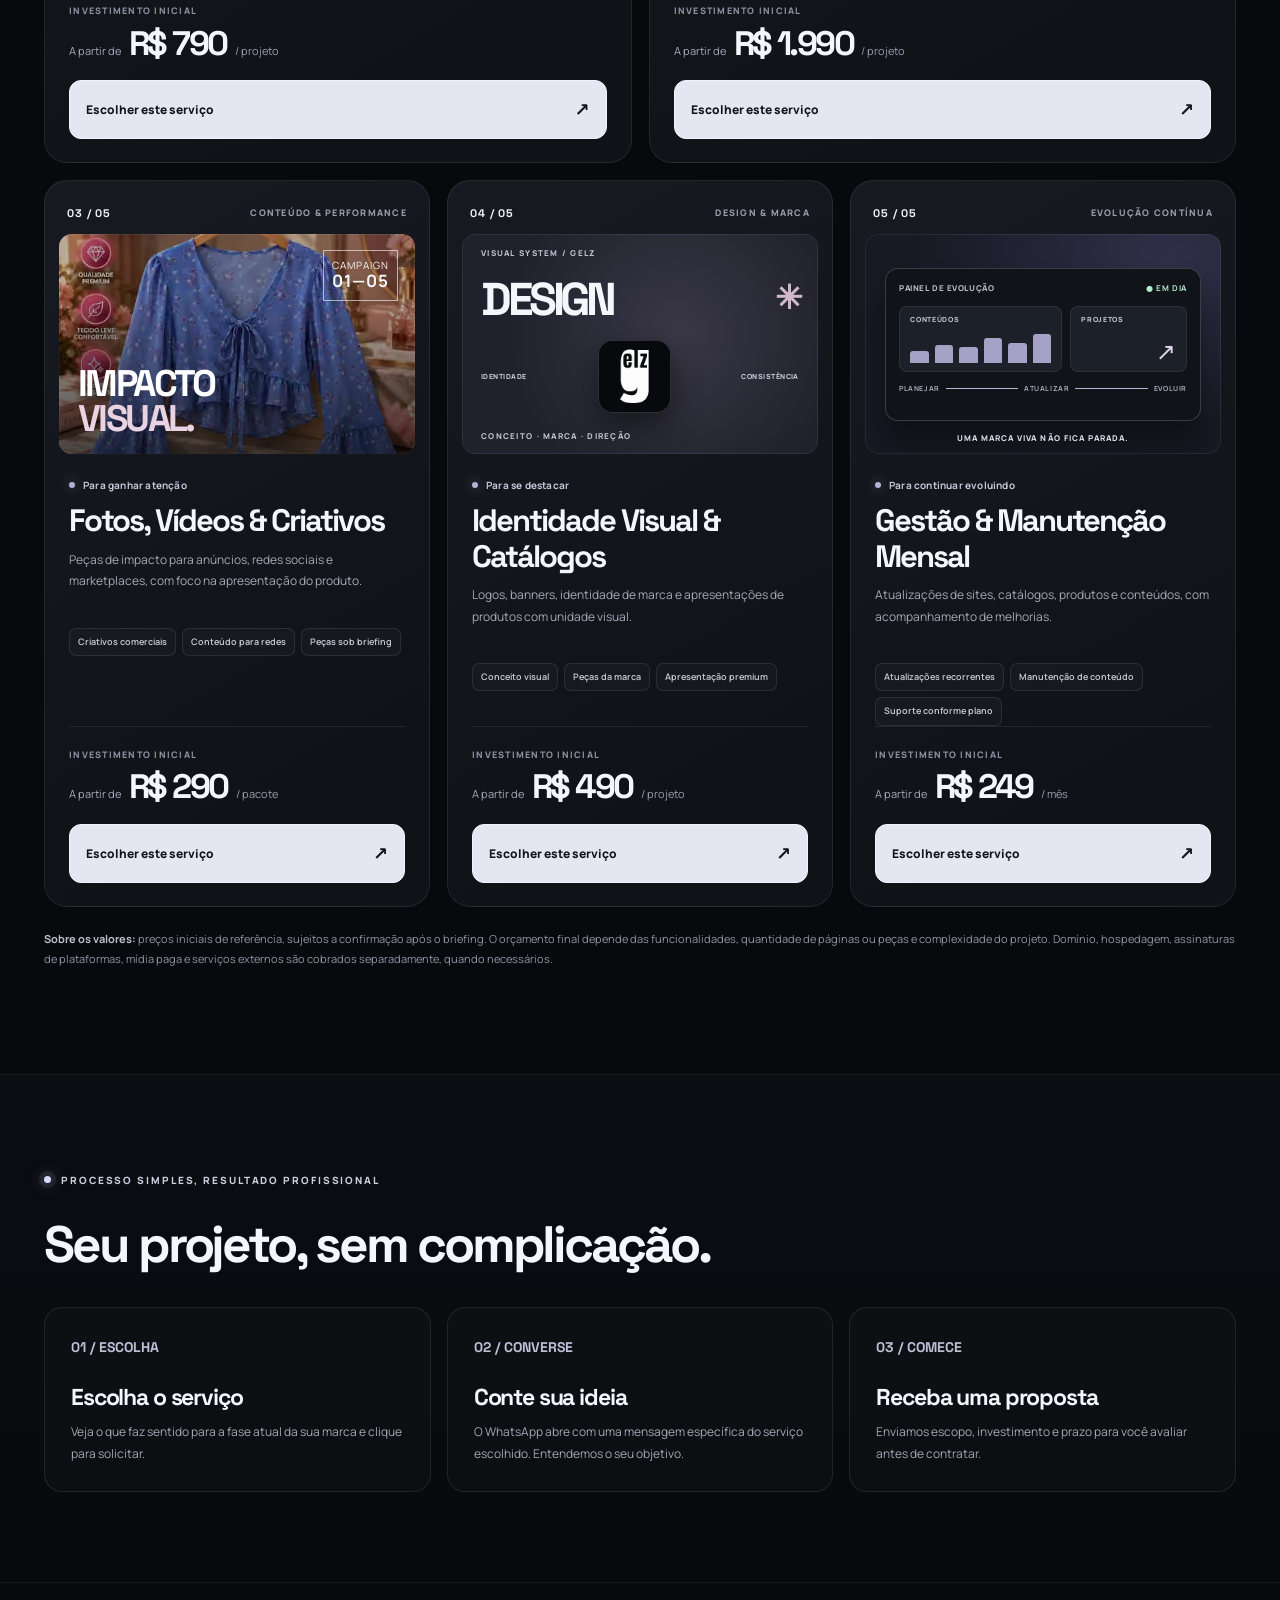
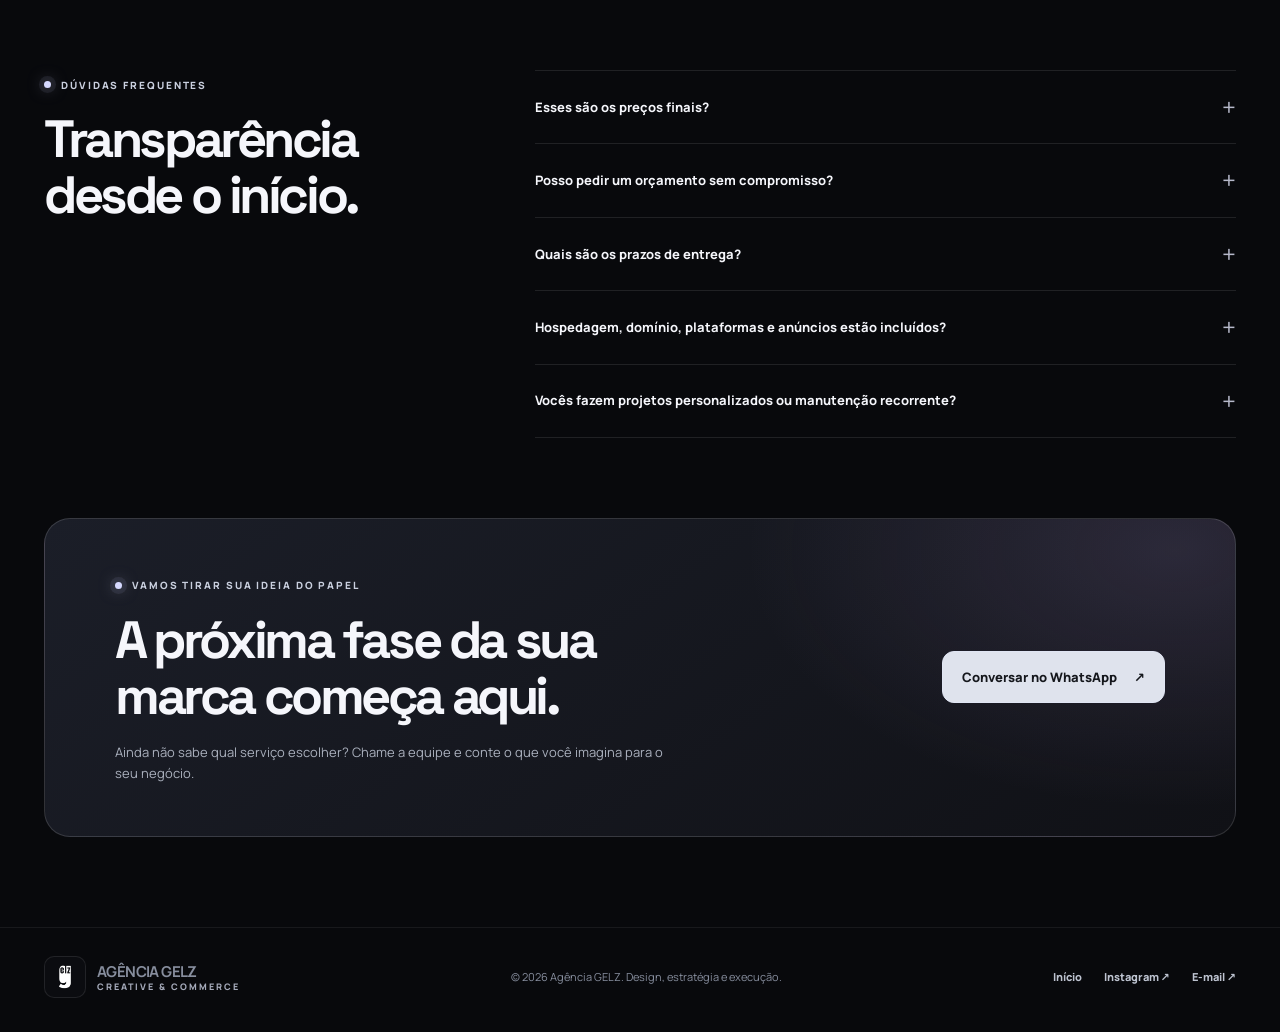
<file: orcamento/index.html>
<!doctype html>
<html lang="pt-BR">
<head>
  <meta charset="utf-8">
  <meta name="viewport" content="width=device-width,initial-scale=1,viewport-fit=cover">
  <meta name="theme-color" content="#08090c">
  <title>Orçamentos e Serviços | Agência GELZ</title>
  <meta name="description" content="Escolha seu projeto com a Agência GELZ. Sites, lojas virtuais, criativos, identidade visual e manutenção mensal. Conheça os valores iniciais e solicite um orçamento pelo WhatsApp.">
  <link rel="canonical" href="https://agencia.gelz.tech/orcamento/">
  <link rel="icon" href="../assets/gelz-icon-white.png" type="image/png">
  <link rel="apple-touch-icon" href="../assets/gelz-icon-white.png">
  <meta property="og:type" content="website">
  <meta property="og:locale" content="pt_BR">
  <meta property="og:title" content="Serviços & Orçamentos — Agência GELZ">
  <meta property="og:description" content="Sua marca merece mais. Conheça nossos serviços, valores iniciais e solicite uma proposta personalizada.">
  <meta property="og:image" content="https://agencia.gelz.tech/assets/bestseller-azul.webp">
  <meta property="og:url" content="https://agencia.gelz.tech/orcamento/">
  <link rel="preconnect" href="https://fonts.googleapis.com">
  <link rel="preconnect" href="https://fonts.gstatic.com" crossorigin>
  <link href="https://fonts.googleapis.com/css2?family=Manrope:wght@400;500;600;700;800&family=Space+Grotesk:wght@400;500;600;700&display=swap" rel="stylesheet">
  <style>
    :root{color-scheme:dark;--bg:#08090c;--bg2:#0e1015;--panel:#12151b;--white:#f5f6fb;--muted:#a1a6b1;--line:rgba(226,233,255,.13);--line2:rgba(226,233,255,.22);--silver:#dfe3ed;--accent:#d6d9ff;--rose:#e7c9da}
    *,*::before,*::after{box-sizing:border-box}
    html{scroll-behavior:smooth;scroll-padding-top:92px}
    body{margin:0;background:#08090c;color:var(--white);font-family:Manrope,system-ui,-apple-system,"Segoe UI",sans-serif;line-height:1.6;-webkit-font-smoothing:antialiased;overflow-x:hidden}
    body::before{content:"";position:absolute;inset:0 0 auto;height:850px;background:radial-gradient(ellipse 48% 35% at 78% 20%,rgba(153,148,214,.17),transparent 80%),radial-gradient(ellipse 45% 30% at 9% 46%,rgba(194,166,185,.07),transparent 76%);z-index:-1;pointer-events:none}
    a{color:inherit;text-decoration:none}img{display:block;max-width:100%}h1,h2,h3,p{margin:0}h1,h2,h3{font-family:"Space Grotesk",Manrope,sans-serif}::selection{background:#bfc3e54d;color:white}:focus-visible{outline:2px solid #fff;outline-offset:4px}
    .wrap{width:min(1192px,calc(100% - 52px));margin-inline:auto}
    .skip-link{position:absolute;top:-80px;left:12px;z-index:999;padding:10px 15px;border-radius:10px;background:white;color:#111}.skip-link:focus{top:12px}
    .header{position:sticky;top:0;z-index:50;background:rgba(9,10,14,.80);border-bottom:1px solid #ffffff11;backdrop-filter:blur(22px);-webkit-backdrop-filter:blur(22px)}
    .header-inner{display:flex;align-items:center;justify-content:space-between;min-height:80px;gap:20px}
    .brand{display:flex;align-items:center;gap:11px;white-space:nowrap}.brand-icon{display:grid;place-items:center;width:42px;height:42px;border-radius:10px;background:#0b0c10;border:1px solid #ffffff18;overflow:hidden}.brand-icon img{width:40px;height:40px;object-fit:contain}
    .brand strong{display:block;font-size:15px;letter-spacing:-.04em;line-height:1.4}.brand small{display:block;color:#a5aaba;letter-spacing:.22em;font-size:9px;font-weight:800;line-height:1.2}
    .header-nav{display:flex;align-items:center;gap:27px;font-size:12px;font-weight:750;color:#b8bdc9}.header-nav a:hover,.footer a:hover{color:white}
    .header-action{display:inline-flex;align-items:center;justify-content:center;gap:14px;border:1px solid #d8deeb;background:var(--silver);color:#14151b;padding:11px 17px;border-radius:12px;font-weight:800;font-size:12px;white-space:nowrap;transition:transform .2s,box-shadow .2s}.header-action:hover{transform:translateY(-2px);box-shadow:0 8px 28px #d6d9ff21}
    .eyebrow{display:inline-flex;align-items:center;gap:10px;color:#cad0df;font-size:10px;letter-spacing:.19em;font-weight:800;text-transform:uppercase}.eyebrow-dot{width:7px;height:7px;border-radius:50%;background:#d6d9ff;box-shadow:0 0 0 5px #c9c7ff15,0 0 16px #d4d9ff90}
    .hero{padding:94px 0 87px;position:relative}.hero-grid{display:grid;grid-template-columns:minmax(0,1.17fr) minmax(330px,.83fr);align-items:center;gap:65px}
    .hero h1{font-size:clamp(53px,6.9vw,97px);letter-spacing:-.085em;font-weight:700;line-height:.99;margin:27px 0 27px;max-width:840px}.hero h1 em{font-style:normal;background:linear-gradient(102deg,#fff 0%,#ced3e9 58%,#b79fbc 100%);-webkit-background-clip:text;background-clip:text;color:transparent}
    .hero-lead{max-width:600px;color:#aeb4c3;font-size:15px;line-height:1.8}.hero-lead strong{color:#e5e6ef;font-weight:700}
    .hero-actions{display:flex;gap:12px;margin-top:33px;flex-wrap:wrap}.btn{display:inline-flex;gap:17px;align-items:center;justify-content:center;border-radius:12px;padding:14px 19px;font-size:13px;font-weight:800;min-height:52px;transition:transform .25s,background .25s,box-shadow .25s}.btn:hover{transform:translateY(-3px)}.btn-main{background:var(--silver);color:#15171c;border:1px solid #e0e5f3}.btn-main:hover{box-shadow:0 15px 40px #d8ddff22}.btn-outline{border:1px solid var(--line2);background:#ffffff05;color:#eef0f7}.btn-outline:hover{background:#ffffff12}
    .hero-note{color:#858b99;font-size:11px;margin-top:25px}.hero-note span{color:#d4d8e4}
    .hero-display{position:relative;min-height:394px;display:grid;place-items:center}.hero-halo{position:absolute;width:min(100%,406px);aspect-ratio:1;border-radius:50%;border:1px solid #d8ddff25;background:radial-gradient(circle at 50% 50%,#b3aacb12 0%,transparent 58%)}.hero-halo::before,.hero-halo::after{content:"";position:absolute;border:1px solid #d8ddff1a;border-radius:50%;inset:34px}.hero-halo::after{inset:78px}.halo-mark{height:134px;width:134px;border-radius:30px;display:grid;place-items:center;background:linear-gradient(155deg,#27272e,#0a0b10);border:1px solid #ffffff2b;box-shadow:0 35px 90px #000b,0 0 80px #b6afd221;transform:rotate(-7deg)}.halo-mark img{height:110px;width:110px;object-fit:contain}
    .floating-note{position:absolute;z-index:2;border:1px solid #ffffff1e;background:#171820d9;backdrop-filter:blur(15px);border-radius:13px;padding:11px 15px;box-shadow:0 16px 35px #0004}.floating-note small{display:block;color:#969baa;font-size:9px;letter-spacing:.11em}.floating-note strong{font-size:13px;letter-spacing:-.03em}.floating-note.one{top:34px;left:8px;transform:rotate(-5deg)}.floating-note.two{right:5px;bottom:48px;transform:rotate(4deg)}.sparkle{position:absolute;color:#b9b0d9;font-size:27px}.sparkle.one{top:50px;right:20px}.sparkle.two{bottom:52px;left:13px;font-size:18px}
    .section{padding:80px 0 105px;border-top:1px solid #ffffff10}.section-heading{display:flex;align-items:end;justify-content:space-between;gap:25px;margin-bottom:35px}.section-heading h2{font-size:clamp(34px,4vw,56px);line-height:1.06;letter-spacing:-.06em;margin-top:16px}.section-heading p{max-width:370px;font-size:13px;line-height:1.85;color:#9ea5b5}
    .service-grid{display:grid;grid-template-columns:repeat(6,minmax(0,1fr));gap:17px}.service-card{grid-column:span 2;background:linear-gradient(150deg,#171a21,#101217 79%);border:1px solid #ffffff14;border-radius:23px;overflow:hidden;display:flex;flex-direction:column;min-width:0;transition:transform .28s,border-color .28s,box-shadow .28s}.service-card:hover{transform:translateY(-5px);border-color:#cbd1f64b;box-shadow:0 18px 55px #0005}.service-card-large{grid-column:span 3}
    .service-top{min-height:53px;padding:20px 22px 10px;display:flex;justify-content:space-between;gap:15px;align-items:center}.service-count{font:700 11px "Space Grotesk",sans-serif;color:#f4f3f8;letter-spacing:.08em}.service-category{font-size:9px;font-weight:800;letter-spacing:.14em;color:#999ead;text-align:right}
    .art{position:relative;overflow:hidden;height:220px;margin:0 14px;border-radius:13px;background:#1b1e27}.service-card-large .art{height:275px}
    .art::after{content:"";position:absolute;inset:0;border:1px solid #ffffff13;border-radius:inherit;pointer-events:none}
    .art-site{display:grid;place-items:center;background:radial-gradient(ellipse at 69% 48%,#53516b70,transparent 63%),linear-gradient(145deg,#272936,#10121b)}.browser{position:relative;width:83%;height:82%;border-radius:12px;background:#0e1015;box-shadow:0 26px 50px #0008;border:1px solid #f4f5ff3a;transform:perspective(900px) rotateY(-9deg) rotateX(3deg);overflow:hidden}.browser-top{height:26px;border-bottom:1px solid #ffffff20;display:flex;align-items:center;justify-content:space-between;padding:0 11px;color:#a5a8b4;font:700 8px Manrope,sans-serif;letter-spacing:.12em}.dots{display:flex;gap:3px}.dots i{height:5px;width:5px;background:#adb4c1;border-radius:50%;opacity:.7}.browser-body{padding:19px 8%;display:flex;flex-direction:column;align-items:flex-start;gap:9px}.mini-eyebrow{font:700 7px Manrope;letter-spacing:.2em;color:#c5b4cd}.browser-body strong{font-size:clamp(22px,3vw,36px);line-height:1;letter-spacing:-.07em}.browser-body strong em{font-style:normal;color:#cfc3e3}.mock-line{height:3px;width:44%;background:#b5b4ca77;border-radius:2px;margin-top:2px}.mock-cta{padding:7px 10px;font:800 7px Manrope;letter-spacing:.09em;background:#e9e8f6;color:#181922;border-radius:5px}.mock-cta b{font-size:10px}.browser-side{position:absolute;right:7%;top:39%;width:21%;display:grid;gap:9px}.browser-side span{height:23px;border:1px solid #ffffff14;background:linear-gradient(90deg,#57516b,#292c39);border-radius:5px}.browser-side span:nth-child(2){background:linear-gradient(90deg,#6c6169,#383039)}.art-tag{position:absolute;bottom:12px;left:13px;right:13px;display:flex;justify-content:space-between;color:#f3f1f8;font:800 9px Manrope;letter-spacing:.12em;text-shadow:0 1px 9px #000}.art-tag span{font-size:15px}
    .art-store{background:linear-gradient(150deg,#2b3036,#13171b)}.art-store-top{position:absolute;top:11px;left:15px;right:15px;font:800 9px Manrope;letter-spacing:.2em;z-index:2;color:#f3f2f6;display:flex;justify-content:space-between}.art-store-top b{font-size:16px}.store-tile{position:absolute;overflow:hidden;background:#444;border-radius:12px;box-shadow:0 12px 35px #0008}.store-tile img{width:100%;height:100%;object-fit:cover}.store-tile span{position:absolute;left:12px;bottom:10px;font-size:9px;letter-spacing:.17em;font-weight:900;background:#08090caa;padding:4px 7px;border-radius:4px}.store-tile-one{left:15%;top:38px;width:40%;height:74%;transform:rotate(-9deg)}.store-tile-two{left:49%;top:28px;width:40%;height:78%;transform:rotate(7deg)}.art-store .art-tag{bottom:9px;z-index:2}
    .art-creative{background:#53505b}.art-creative img{width:100%;height:100%;object-fit:cover;object-position:center 37%;filter:brightness(.73)}.art-creative::before{content:"";position:absolute;inset:0;background:linear-gradient(transparent 25%,#0506099f);z-index:1}.creative-stamp{position:absolute;top:16px;right:17px;padding:8px;border:1px solid #fff9;z-index:2;font-size:10px;letter-spacing:.1em;line-height:1.2}.creative-stamp b{font-size:17px}.creative-type{position:absolute;left:19px;bottom:18px;z-index:2;font:700 clamp(27px,3vw,37px)/.93 "Space Grotesk";letter-spacing:-.07em;color:white}.creative-type i{font-style:normal;color:#e9d2e2}
    .art-identity{background:radial-gradient(circle at 60% 45%,#6b617659,transparent 69%),#20212d;display:flex;flex-direction:column;justify-content:space-between;padding:13px 19px}.identity-top,.identity-bottom{font:800 8px Manrope;letter-spacing:.16em;color:#bfc1cf}.identity-word{font:700 clamp(30px,4vw,46px)/1 "Space Grotesk";letter-spacing:-.09em;display:flex;align-items:center;justify-content:space-between}.identity-word span{font-size:33px;color:#d1b9cd}.identity-grid{display:flex;justify-content:space-between;align-items:center;gap:6px}.identity-grid img{width:73px;height:73px;border-radius:15px;object-fit:contain;background:#0d0f14;border:1px solid #ffffff23;box-shadow:0 12px 30px #0007}.identity-grid span{font:800 7px Manrope;letter-spacing:.07em;color:#c7cad7;max-width:80px}.identity-grid span:last-child{text-align:right}
    .art-manage{display:grid;place-items:center;background:radial-gradient(ellipse at 85% 10%,#655f9a51,transparent 60%),#171923;padding:17px}.manage-panel{background:#101318;border:1px solid #ffffff2d;border-radius:13px;width:98%;min-height:153px;padding:13px;box-shadow:0 24px 30px #0005}.manage-top{display:flex;justify-content:space-between;align-items:center;font-size:8px;letter-spacing:.07em;color:#b7bbc6;font-weight:850}.manage-top b{color:#b6ead0;font-size:8px}.manage-grid{display:grid;grid-template-columns:1.4fr 1fr;gap:8px;margin-top:11px}.manage-card{height:66px;border:1px solid #ffffff13;background:#1c2028;border-radius:8px;padding:8px 10px;display:flex;justify-content:space-between;flex-direction:column}.manage-card small{font:800 7px Manrope;letter-spacing:.1em;color:#c0c3d0}.manage-bars{display:flex;align-items:end;height:29px;gap:6px}.manage-bars b{width:14%;height:40%;background:#a6a2c6;border-radius:3px 3px 0 0}.manage-bars b:nth-child(2){height:62%}.manage-bars b:nth-child(3){height:53%}.manage-bars b:nth-child(4){height:86%}.manage-bars b:nth-child(5){height:69%}.manage-bars b:nth-child(6){height:97%}.manage-circle{font-size:24px;line-height:1;color:#ddd4eb;text-align:right;font-style:normal}.manage-progress{display:flex;align-items:center;gap:6px;margin-top:12px;color:#a7abba;font:700 7px Manrope;letter-spacing:.08em}.manage-progress i{height:1px;background:#b8b3d0;flex:1}.manage-caption{position:absolute;bottom:9px;font-size:8px;letter-spacing:.13em;font-weight:800;color:#dedce9}
    .service-body{padding:23px 24px 23px;display:flex;flex:1;flex-direction:column}.service-tag{display:flex;align-items:center;gap:8px;font-size:10px;font-weight:700;color:#c8c6d9;letter-spacing:.02em}.tag-dot{height:6px;width:6px;border-radius:50%;background:#b5b2d6;box-shadow:0 0 11px #b5b2d680}.service-body h3{font-size:clamp(23px,2.6vw,31px);letter-spacing:-.065em;line-height:1.14;margin:10px 0 10px}.service-description{color:#a4aab8;font-size:12px;line-height:1.8;min-height:67px}.service-features{display:flex;flex-wrap:wrap;gap:6px;margin-top:12px}.service-features span{font-size:9px;font-weight:650;color:#c0c5d0;border:1px solid #ffffff18;background:#ffffff06;border-radius:7px;padding:6px 8px}.service-bottom{border-top:1px solid #ffffff15;margin-top:auto;padding-top:21px}.price-label{font-size:9px;letter-spacing:.14em;font-weight:800;color:#8991a2}.price-row{display:flex;align-items:baseline;gap:8px;flex-wrap:wrap;margin-top:5px}.price-row small{font-size:11px;color:#a5aabd}.price-row strong{font-family:"Space Grotesk";font-size:34px;letter-spacing:-.075em;line-height:1.2}.price-row>span{font-size:11px;color:#979dae}.service-link{margin-top:16px;display:flex;justify-content:space-between;align-items:center;gap:10px;width:100%;border-radius:12px;padding:14px 16px;background:#e4e7f1;border:1px solid #f2f3fc;color:#13151a;font-size:12px;font-weight:850;transition:background .2s,transform .2s,box-shadow .2s}.service-link span{font-size:18px}.service-link:hover{background:white;transform:translateY(-2px);box-shadow:0 9px 26px #e4e7f121}
    .pricing-note{font-size:11px;line-height:1.85;color:#8f96a5;margin-top:22px}.pricing-note strong{color:#bec3ce}
    .process-section{background:linear-gradient(180deg,#0b0d12,#08090c);border-top:1px solid #ffffff10;padding:90px 0}.process-grid{display:grid;grid-template-columns:repeat(3,1fr);gap:16px;margin-top:35px}.process-step{border:1px solid #ffffff16;border-radius:18px;background:#ffffff05;padding:26px;min-height:184px}.process-step .step-number{font:700 14px "Space Grotesk";color:#c1bed8}.process-step h3{font-size:23px;letter-spacing:-.05em;margin:19px 0 5px}.process-step p{color:#a3a8b6;font-size:12px;line-height:1.85}.faq{padding:87px 0 80px;border-top:1px solid #ffffff0f}.faq-grid{display:grid;grid-template-columns:.75fr 1.25fr;gap:70px}.faq h2,.final-contact h2{font-size:clamp(35px,4.1vw,57px);line-height:1.08;letter-spacing:-.065em;margin-top:15px}.faq details{border-bottom:1px solid #ffffff19;padding:17px 0}.faq details:first-child{border-top:1px solid #ffffff19}.faq summary{cursor:pointer;list-style:none;display:flex;align-items:center;justify-content:space-between;gap:10px;font-size:13px;font-weight:750}.faq summary::-webkit-details-marker{display:none}.faq summary::after{content:"+";font-size:24px;color:#b6b9ca;font-weight:400}.faq details[open] summary::after{content:"−"}.faq details p{font-size:12px;line-height:1.85;color:#a6adba;margin-top:13px}
    .contact-wrap{padding-bottom:90px}.final-contact{border:1px solid #ffffff23;border-radius:26px;background:radial-gradient(ellipse 40% 90% at 95% 10%,#8976aa35,transparent 90%),linear-gradient(145deg,#1b1e28,#101116);padding:52px clamp(25px,6vw,70px);display:flex;align-items:center;justify-content:space-between;gap:32px}.final-contact h2{max-width:620px}.final-contact p{color:#aab0bd;font-size:13px;margin-top:17px;max-width:550px}.final-contact .btn{flex-shrink:0}
    .footer{border-top:1px solid #ffffff11;padding:28px 0 34px}.footer-inner{display:flex;justify-content:space-between;align-items:center;gap:20px;flex-wrap:wrap;color:#878e9e;font-size:11px}.footer-links{display:flex;gap:22px;font-weight:800;color:#bdc3d0}.footer a{transition:color .2s}
    @media(max-width:1060px){.hero-grid{gap:30px;grid-template-columns:1.2fr .8fr}.service-grid{grid-template-columns:repeat(2,minmax(0,1fr))}.service-card,.service-card-large{grid-column:span 1}.art,.service-card-large .art{height:228px}.service-card:last-child{grid-column:span 2}.service-card:last-child .art{height:210px}.service-body h3{font-size:27px}}
    @media(max-width:760px){.wrap{width:min(100% - 32px,590px)}.header-inner{min-height:69px}.header-nav{display:none}.header-action{padding:10px 12px;font-size:11px}.brand-icon{height:36px;width:36px}.brand-icon img{height:34px;width:34px}.brand strong{font-size:13px}.brand small{font-size:7px}.hero{padding:67px 0 49px}.hero-grid{grid-template-columns:1fr}.hero h1{font-size:clamp(50px,12vw,77px);margin:23px 0}.hero-lead{font-size:14px}.hero-display{min-height:280px;margin-top:5px}.hero-halo{width:278px}.halo-mark{height:106px;width:106px;border-radius:25px}.halo-mark img{height:89px;width:89px}.floating-note.one{top:21px;left:5%}.floating-note.two{bottom:23px;right:1%}.section{padding:67px 0 76px}.section-heading{display:block}.section-heading h2{margin-bottom:15px}.section-heading p{max-width:540px}.service-grid{grid-template-columns:1fr;gap:15px}.service-card,.service-card-large,.service-card:last-child{grid-column:auto}.art,.service-card-large .art,.service-card:last-child .art{height:224px}.service-body{padding:20px}.service-body h3{font-size:28px}.service-description{min-height:0}.price-row strong{font-size:33px}.process-section{padding:67px 0}.process-grid{grid-template-columns:1fr;gap:11px}.process-step{min-height:0;padding:21px}.process-step h3{margin-top:8px}.faq{padding:65px 0}.faq-grid{grid-template-columns:1fr;gap:27px}.final-contact{display:block;padding:35px 23px}.final-contact .btn{margin-top:24px;width:100%}.contact-wrap{padding-bottom:66px}.footer-inner{justify-content:center;text-align:center}.footer-links{justify-content:center;width:100%}}
    @media(max-width:370px){.header-action{font-size:10px;padding:9px}.brand{gap:7px}.brand strong{font-size:12px}.brand small{letter-spacing:.14em}.service-category{font-size:8px}.hero h1{font-size:46px}}
    @media(prefers-reduced-motion:reduce){*,*::before,*::after{scroll-behavior:auto!important;transition:none!important;animation:none!important}}
  </style>
  <script type="application/ld+json">{"@context":"https://schema.org","@type":"ProfessionalService","name":"Agência GELZ","url":"https://agencia.gelz.tech/","email":"contato@gelz.tech","hasOfferCatalog":{"@type":"OfferCatalog","name":"Serviços Agência GELZ","itemListElement":[{"@type":"OfferCatalog","name":"Criação de Sites"},{"@type":"OfferCatalog","name":"Lojas Virtuais & E-commerce"},{"@type":"OfferCatalog","name":"Fotos, Vídeos & Criativos"},{"@type":"OfferCatalog","name":"Identidade Visual & Catálogos"},{"@type":"OfferCatalog","name":"Gestão & Manutenção Mensal"}]}}</script>
</head>
<body>
  <a class="skip-link" href="#servicos">Ir para os serviços</a>
  <header class="header">
    <div class="wrap header-inner">
      <a class="brand" href="/" aria-label="Agência GELZ — página inicial">
        <span class="brand-icon"><img src="../assets/gelz-logo-transparente.png" alt="" width="42" height="42"></span>
        <span><strong>AGÊNCIA GELZ</strong><small>CREATIVE & COMMERCE</small></span>
      </a>
      <nav class="header-nav" aria-label="Navegação">
        <a href="/">Início</a><a href="#servicos">Serviços</a><a href="#como-funciona">Como funciona</a><a href="#duvidas">Dúvidas</a>
      </nav>
      <a class="header-action" href="https://wa.me/5511925884148?text=Ol%C3%A1%2C%20Ag%C3%AAncia%20GELZ!%20Vim%20pela%20p%C3%A1gina%20de%20or%C3%A7amentos%20e%20gostaria%20de%20conversar%20sobre%20um%20projeto.%20Podem%20me%20ajudar%20a%20escolher%20o%20servi%C3%A7o%20ideal%3F" target="_blank" rel="noopener noreferrer">Falar com a GELZ <span aria-hidden="true">↗</span></a>
    </div>
  </header>
  <main>
    <section class="hero" aria-labelledby="hero-title">
      <div class="wrap hero-grid">
        <div class="hero-copy">
          <div class="eyebrow"><span class="eyebrow-dot"></span> AGÊNCIA GELZ / SERVIÇOS & ORÇAMENTOS</div>
          <h1 id="hero-title">Sua ideia.<br><em>Nosso próximo</em><br>projeto.</h1>
          <p class="hero-lead">Design que destaca. Digital que vende. Escolha o serviço ideal para sua marca e receba uma <strong>proposta personalizada pelo WhatsApp</strong>, sem compromisso.</p>
          <div class="hero-actions"><a class="btn btn-main" href="#servicos">Explorar serviços <span aria-hidden="true">↘</span></a><a class="btn btn-outline" href="/#portfolio">Conhecer o portfólio <span aria-hidden="true">↗</span></a></div>
          <p class="hero-note"><span>05 soluções para sua marca.</span> Atendimento individual e valores iniciais transparentes.</p>
        </div>
        <div class="hero-display" aria-hidden="true"><div class="hero-halo"><div class="halo-mark"><img src="../assets/gelz-icon-white.png" alt=""></div></div><div class="floating-note one"><small>ESTRATÉGIA + DESIGN</small><strong>Seu próximo nível ↗</strong></div><div class="floating-note two"><small>DO BRIEFING À ENTREGA</small><strong>Feito para o seu negócio ✦</strong></div><span class="sparkle one">✳</span><span class="sparkle two">✦</span></div>
      </div>
    </section>
    <section class="section" id="servicos" aria-labelledby="service-title">
      <div class="wrap">
        <div class="section-heading">
          <div><span class="eyebrow"><span class="eyebrow-dot"></span> O QUE PODEMOS CRIAR JUNTOS</span><h2 id="service-title">Um serviço certo.<br>Uma marca mais forte.</h2></div>
          <p>Uma seleção de soluções para negócios que querem se apresentar melhor, vender online e construir uma presença memorável.</p>
        </div>
        <div class="service-grid"><article class="service-card service-card-large" id="sites">
 <div class="service-top"><span class="service-count">01 / 05</span><span class="service-category">WEB &amp; PRESENÇA DIGITAL</span></div>
 <div class="art art-site" aria-hidden="true"><div class="browser"><div class="browser-top"><span class="dots"><i></i><i></i><i></i></span><span>SEU SITE • GELZ</span><span>↗</span></div><div class="browser-body"><span class="mini-eyebrow">DIGITAL EXPERIENCE — 01</span><strong>Seu negócio.<br><em>Outra presença.</em></strong><span class="mock-line"></span><span class="mock-cta">CONHECER MAIS <b>↗</b></span></div><div class="browser-side"><span></span><span></span><span></span></div></div><div class="art-tag">DESIGN RESPONSIVO <span>✦</span></div></div>
 <div class="service-body"><span class="service-tag"><span class="tag-dot"></span>Para apresentar sua marca</span>
 <h3>Criação de Sites</h3><p class="service-description">Landing pages, sites institucionais e portfólios profissionais que transformam sua presença online.</p>
 <div class="service-features"><span>Design responsivo</span><span>Identidade da marca</span><span>Contato integrado</span></div>
 <div class="service-bottom"><div class="price-label">INVESTIMENTO INICIAL</div><div class="price-row"><small>A partir de</small><strong>R$ 790</strong><span>/ projeto</span></div><a class="service-link" href="https://wa.me/5511925884148?text=Ol%C3%A1%2C%20equipe%20GELZ!%20%F0%9F%91%8B%0AVim%20pela%20p%C3%A1gina%20de%20or%C3%A7amentos%20e%20quero%20saber%20mais%20sobre%20*Cria%C3%A7%C3%A3o%20de%20Sites*%20(a%20partir%20de%20*R%24%20790*).%0A%0AMeu%20nome%3A%20%0AMinha%20marca%2Fempresa%3A%20%0AO%20que%20preciso%3A%20%0A%0APodemos%20conversar%20sobre%20o%20escopo%2C%20prazo%20e%20or%C3%A7amento%20final%3F" target="_blank" rel="noopener noreferrer" aria-label="Escolher Criação de Sites e solicitar orçamento no WhatsApp">Escolher este serviço <span aria-hidden="true">↗</span></a></div>
 </div></article>
<article class="service-card service-card-large" id="ecommerce">
 <div class="service-top"><span class="service-count">02 / 05</span><span class="service-category">COMÉRCIO DIGITAL</span></div>
 <div class="art art-store" aria-hidden="true"><span class="art-store-top">CURATED COMMERCE <b>✦</b></span><div class="store-tile store-tile-one"><img src="../assets/bestseller-azul.webp" alt="" loading="lazy"><span>GÊNESIS</span></div><div class="store-tile store-tile-two"><img src="../assets/elabella-vestido-rosa.avif" alt="" loading="lazy"><span>ELABELLA</span></div><div class="art-tag">SUA LOJA, SEU UNIVERSO <span>↗</span></div></div>
 <div class="service-body"><span class="service-tag"><span class="tag-dot"></span>Para vender online</span>
 <h3>Lojas Virtuais &amp; E-commerce</h3><p class="service-description">Catálogos, páginas de produtos e lojas preparadas para vender com uma experiência de compra profissional.</p>
 <div class="service-features"><span>Vitrine de produtos</span><span>Navegação intuitiva</span><span>Checkout conforme escopo</span></div>
 <div class="service-bottom"><div class="price-label">INVESTIMENTO INICIAL</div><div class="price-row"><small>A partir de</small><strong>R$ 1.990</strong><span>/ projeto</span></div><a class="service-link" href="https://wa.me/5511925884148?text=Ol%C3%A1%2C%20equipe%20GELZ!%20%F0%9F%91%8B%0AVim%20pela%20p%C3%A1gina%20de%20or%C3%A7amentos%20e%20quero%20saber%20mais%20sobre%20*Lojas%20Virtuais%20%26%20E-commerce*%20(a%20partir%20de%20*R%24%201.990*).%0A%0AMeu%20nome%3A%20%0AMinha%20marca%2Fempresa%3A%20%0AO%20que%20preciso%3A%20%0A%0APodemos%20conversar%20sobre%20o%20escopo%2C%20prazo%20e%20or%C3%A7amento%20final%3F" target="_blank" rel="noopener noreferrer" aria-label="Escolher Lojas Virtuais &amp; E-commerce e solicitar orçamento no WhatsApp">Escolher este serviço <span aria-hidden="true">↗</span></a></div>
 </div></article>
<article class="service-card" id="criativos">
 <div class="service-top"><span class="service-count">03 / 05</span><span class="service-category">CONTEÚDO &amp; PERFORMANCE</span></div>
 <div class="art art-creative" aria-hidden="true"><img src="../assets/elabella-blusa-azul.avif" loading="lazy" alt=""><span class="creative-stamp">CAMPAIGN<br><b>01—05</b></span><span class="creative-type">IMPACTO<br><i>VISUAL.</i></span></div>
 <div class="service-body"><span class="service-tag"><span class="tag-dot"></span>Para ganhar atenção</span>
 <h3>Fotos, Vídeos &amp; Criativos</h3><p class="service-description">Peças de impacto para anúncios, redes sociais e marketplaces, com foco na apresentação do produto.</p>
 <div class="service-features"><span>Criativos comerciais</span><span>Conteúdo para redes</span><span>Peças sob briefing</span></div>
 <div class="service-bottom"><div class="price-label">INVESTIMENTO INICIAL</div><div class="price-row"><small>A partir de</small><strong>R$ 290</strong><span>/ pacote</span></div><a class="service-link" href="https://wa.me/5511925884148?text=Ol%C3%A1%2C%20equipe%20GELZ!%20%F0%9F%91%8B%0AVim%20pela%20p%C3%A1gina%20de%20or%C3%A7amentos%20e%20quero%20saber%20mais%20sobre%20*Fotos%2C%20V%C3%ADdeos%20%26%20Criativos*%20(a%20partir%20de%20*R%24%20290%20por%20pacote*).%0A%0AMeu%20nome%3A%20%0AMinha%20marca%2Fempresa%3A%20%0AO%20que%20preciso%3A%20%0A%0APodemos%20conversar%20sobre%20o%20escopo%2C%20prazo%20e%20or%C3%A7amento%20final%3F" target="_blank" rel="noopener noreferrer" aria-label="Escolher Fotos, Vídeos &amp; Criativos e solicitar orçamento no WhatsApp">Escolher este serviço <span aria-hidden="true">↗</span></a></div>
 </div></article>
<article class="service-card" id="identidade">
 <div class="service-top"><span class="service-count">04 / 05</span><span class="service-category">DESIGN &amp; MARCA</span></div>
 <div class="art art-identity" aria-hidden="true"><span class="identity-top">VISUAL SYSTEM / GELZ</span><span class="identity-word">DESIGN<span>✳</span></span><div class="identity-grid"><span>IDENTIDADE</span><img src="../assets/gelz-icon-white.png" loading="lazy" alt=""><span>CONSISTÊNCIA</span></div><span class="identity-bottom">CONCEITO · MARCA · DIREÇÃO</span></div>
 <div class="service-body"><span class="service-tag"><span class="tag-dot"></span>Para se destacar</span>
 <h3>Identidade Visual &amp; Catálogos</h3><p class="service-description">Logos, banners, identidade de marca e apresentações de produtos com unidade visual.</p>
 <div class="service-features"><span>Conceito visual</span><span>Peças da marca</span><span>Apresentação premium</span></div>
 <div class="service-bottom"><div class="price-label">INVESTIMENTO INICIAL</div><div class="price-row"><small>A partir de</small><strong>R$ 490</strong><span>/ projeto</span></div><a class="service-link" href="https://wa.me/5511925884148?text=Ol%C3%A1%2C%20equipe%20GELZ!%20%F0%9F%91%8B%0AVim%20pela%20p%C3%A1gina%20de%20or%C3%A7amentos%20e%20quero%20saber%20mais%20sobre%20*Identidade%20Visual%20%26%20Cat%C3%A1logos*%20(a%20partir%20de%20*R%24%20490*).%0A%0AMeu%20nome%3A%20%0AMinha%20marca%2Fempresa%3A%20%0AO%20que%20preciso%3A%20%0A%0APodemos%20conversar%20sobre%20o%20escopo%2C%20prazo%20e%20or%C3%A7amento%20final%3F" target="_blank" rel="noopener noreferrer" aria-label="Escolher Identidade Visual &amp; Catálogos e solicitar orçamento no WhatsApp">Escolher este serviço <span aria-hidden="true">↗</span></a></div>
 </div></article>
<article class="service-card" id="gestao">
 <div class="service-top"><span class="service-count">05 / 05</span><span class="service-category">EVOLUÇÃO CONTÍNUA</span></div>
 <div class="art art-manage" aria-hidden="true"><div class="manage-panel"><div class="manage-top"><span>PAINEL DE EVOLUÇÃO</span><b>● EM DIA</b></div><div class="manage-grid"><span class="manage-card"><small>CONTEÚDOS</small><i class="manage-bars"><b></b><b></b><b></b><b></b><b></b><b></b></i></span><span class="manage-card"><small>PROJETOS</small><i class="manage-circle">↗</i></span></div><div class="manage-progress"><span>PLANEJAR</span><i></i><span>ATUALIZAR</span><i></i><span>EVOLUIR</span></div></div><span class="manage-caption">UMA MARCA VIVA NÃO FICA PARADA.</span></div>
 <div class="service-body"><span class="service-tag"><span class="tag-dot"></span>Para continuar evoluindo</span>
 <h3>Gestão &amp; Manutenção Mensal</h3><p class="service-description">Atualizações de sites, catálogos, produtos e conteúdos, com acompanhamento de melhorias.</p>
 <div class="service-features"><span>Atualizações recorrentes</span><span>Manutenção de conteúdo</span><span>Suporte conforme plano</span></div>
 <div class="service-bottom"><div class="price-label">INVESTIMENTO INICIAL</div><div class="price-row"><small>A partir de</small><strong>R$ 249</strong><span>/ mês</span></div><a class="service-link" href="https://wa.me/5511925884148?text=Ol%C3%A1%2C%20equipe%20GELZ!%20%F0%9F%91%8B%0AVim%20pela%20p%C3%A1gina%20de%20or%C3%A7amentos%20e%20quero%20saber%20mais%20sobre%20*Gest%C3%A3o%20%26%20Manuten%C3%A7%C3%A3o%20Mensal*%20(a%20partir%20de%20*R%24%20249%20por%20m%C3%AAs*).%0A%0AMeu%20nome%3A%20%0AMinha%20marca%2Fempresa%3A%20%0AO%20que%20preciso%3A%20%0A%0APodemos%20conversar%20sobre%20o%20escopo%2C%20prazo%20e%20or%C3%A7amento%20final%3F" target="_blank" rel="noopener noreferrer" aria-label="Escolher Gestão &amp; Manutenção Mensal e solicitar orçamento no WhatsApp">Escolher este serviço <span aria-hidden="true">↗</span></a></div>
 </div></article></div>
        <p class="pricing-note"><strong>Sobre os valores:</strong> preços iniciais de referência, sujeitos a confirmação após o briefing. O orçamento final depende das funcionalidades, quantidade de páginas ou peças e complexidade do projeto. Domínio, hospedagem, assinaturas de plataformas, mídia paga e serviços externos são cobrados separadamente, quando necessários.</p>
      </div>
    </section>
    <section class="process-section" id="como-funciona">
      <div class="wrap">
        <span class="eyebrow"><span class="eyebrow-dot"></span> PROCESSO SIMPLES, RESULTADO PROFISSIONAL</span>
        <div class="section-heading" style="margin:11px 0 0"><h2>Seu projeto, sem complicação.</h2></div>
        <div class="process-grid">
          <div class="process-step"><span class="step-number">01 / ESCOLHA</span><h3>Escolha o serviço</h3><p>Veja o que faz sentido para a fase atual da sua marca e clique para solicitar.</p></div>
          <div class="process-step"><span class="step-number">02 / CONVERSE</span><h3>Conte sua ideia</h3><p>O WhatsApp abre com uma mensagem específica do serviço escolhido. Entendemos o seu objetivo.</p></div>
          <div class="process-step"><span class="step-number">03 / COMECE</span><h3>Receba uma proposta</h3><p>Enviamos escopo, investimento e prazo para você avaliar antes de contratar.</p></div>
        </div>
      </div>
    </section>
    <section class="faq" id="duvidas">
      <div class="wrap faq-grid">
        <div><span class="eyebrow"><span class="eyebrow-dot"></span> DÚVIDAS FREQUENTES</span><h2>Transparência<br>desde o início.</h2></div>
        <div>
          <details><summary>Esses são os preços finais?</summary><p>Não. Os valores exibidos são pontos de partida para projetos de menor escopo. Depois de entender suas necessidades, apresentamos uma proposta detalhada com entregáveis, etapas e investimento final.</p></details>
          <details><summary>Posso pedir um orçamento sem compromisso?</summary><p>Sim. Clique em “Escolher este serviço” e converse com a Agência GELZ pelo WhatsApp. Vamos analisar sua necessidade antes de apresentar uma proposta.</p></details>
          <details><summary>Quais são os prazos de entrega?</summary><p>O prazo depende do tipo de serviço e da quantidade de materiais e funcionalidades. Informamos a previsão na proposta, após o briefing.</p></details>
          <details><summary>Hospedagem, domínio, plataformas e anúncios estão incluídos?</summary><p>Não automaticamente. Custos externos, como hospedagem, domínio, assinatura de e-commerce, serviços de pagamento e verba de anúncios, são detalhados separadamente quando necessários.</p></details>
          <details><summary>Vocês fazem projetos personalizados ou manutenção recorrente?</summary><p>Sim. Podemos montar um projeto sob medida e avaliar um plano mensal de manutenção, com atividades e limites previamente combinados.</p></details>
        </div>
      </div>
    </section>
    <section class="contact-wrap" aria-labelledby="contact-title"><div class="wrap"><div class="final-contact"><div><span class="eyebrow"><span class="eyebrow-dot"></span> VAMOS TIRAR SUA IDEIA DO PAPEL</span><h2 id="contact-title">A próxima fase da sua marca começa aqui.</h2><p>Ainda não sabe qual serviço escolher? Chame a equipe e conte o que você imagina para o seu negócio.</p></div><a class="btn btn-main" href="https://wa.me/5511925884148?text=Ol%C3%A1%2C%20Ag%C3%AAncia%20GELZ!%20Vim%20pela%20p%C3%A1gina%20de%20or%C3%A7amentos%20e%20gostaria%20de%20conversar%20sobre%20um%20projeto.%20Podem%20me%20ajudar%20a%20escolher%20o%20servi%C3%A7o%20ideal%3F" target="_blank" rel="noopener noreferrer">Conversar no WhatsApp <span aria-hidden="true">↗</span></a></div></div></section>
  </main>
  <footer class="footer"><div class="wrap footer-inner"><a class="brand" href="/"><span class="brand-icon"><img src="../assets/gelz-logo-transparente.png" width="40" height="40" alt=""></span><span><strong>AGÊNCIA GELZ</strong><small>CREATIVE & COMMERCE</small></span></a><p>© 2026 Agência GELZ. Design, estratégia e execução.</p><div class="footer-links"><a href="/">Início</a><a href="https://www.instagram.com/agenciagelz/" target="_blank" rel="noopener noreferrer">Instagram ↗</a><a href="mailto:contato@gelz.tech">E-mail ↗</a></div></div></footer>
</body>
</html>
</file>
<file: style.css>
:root{
  color-scheme:dark;
  --bg:#08090c;--bg2:#0e1015;--panel:#12151b;--panel2:#171b23;--white:#f5f6fb;--muted:#a1a6b1;
  --silver:#dfe3ed;--line:rgba(226,233,255,.13);--line2:rgba(226,233,255,.27);--accent:#d6d9ff;--rose:#e7c9da;
  --container:1216px;--r:25px;--shadow:0 26px 90px rgba(0,0,0,.36)
}
*,*::before,*::after{box-sizing:border-box}
html{scroll-behavior:smooth;scroll-padding-top:92px;overflow-x:clip}
body{margin:0;overflow-x:clip;background:var(--bg);color:var(--white);font-family:Manrope,Inter,system-ui,-apple-system,BlinkMacSystemFont,"Segoe UI",sans-serif;font-size:15px;line-height:1.6;-webkit-font-smoothing:antialiased}
body::before{content:"";position:absolute;inset:0 0 auto;height:1100px;pointer-events:none;z-index:-1;background:radial-gradient(ellipse 45% 35% at 80% 10%,rgba(153,148,214,.14),transparent 76%),radial-gradient(ellipse 35% 40% at 12% 34%,rgba(183,170,185,.07),transparent 74%)}
a{color:inherit;text-decoration:none}button{font:inherit;color:inherit}img{display:block;max-width:100%}h1,h2,h3,p{margin-top:0}h1,h2,h3{font-family:"Space Grotesk",Inter,system-ui,sans-serif}button,a{-webkit-tap-highlight-color:transparent}
:focus-visible{outline:2px solid #dce2fa;outline-offset:4px}
::selection{background:rgba(215,218,255,.35);color:#fff}
.wrap{width:min(var(--container),calc(100% - 56px));margin-inline:auto}
.skip-link{position:fixed;left:16px;top:-80px;background:#fff;color:#111;padding:11px 16px;border-radius:10px;z-index:999}
.skip-link:focus{top:14px}
.scroll-progress{position:fixed;top:0;left:0;height:2px;width:0;z-index:105;pointer-events:none;background:linear-gradient(90deg,#fff,#afa9d7,#f0cadf);box-shadow:0 0 14px #c5aee1}
.nav-wrap{position:sticky;top:0;z-index:100;border-bottom:1px solid rgba(255,255,255,.08);background:rgba(9,10,14,.76);backdrop-filter:blur(22px);-webkit-backdrop-filter:blur(22px)}
.nav-inner{height:78px;display:flex;align-items:center;justify-content:space-between;gap:22px}
.brand{display:inline-flex;align-items:center;gap:10px;white-space:nowrap;font-size:16px;font-weight:800;letter-spacing:-.05em}
.brand-icon{width:43px;height:43px;object-fit:cover;border-radius:10px;border:1px solid #ffffff18}
.brand strong{letter-spacing:-.035em}.brand small{display:block;font-family:Manrope,sans-serif;font-size:9px;line-height:1.1;letter-spacing:.24em;color:#a5aaba;font-weight:700}
.nav-links{display:flex;align-items:center;gap:28px;font-size:12px;font-weight:700;color:#b8bdc9}
.nav-links a{transition:color .2s}.nav-links a:hover{color:#fff}
.nav-cta{display:inline-flex;gap:9px;align-items:center;white-space:nowrap;border:1px solid #d8deeb;background:var(--silver);color:#12141a;padding:11px 15px;border-radius:11px;font-size:12px;font-weight:850;transition:transform .25s,box-shadow .25s}
.nav-cta:hover,.btn-primary:hover{transform:translateY(-3px);box-shadow:0 14px 38px rgba(219,217,246,.2)}
.menu-toggle{display:none;border:1px solid var(--line);background:#ffffff09;border-radius:11px;width:42px;height:42px;align-items:center;justify-content:center;font-size:22px;cursor:pointer}
.btn{min-height:49px;display:inline-flex;align-items:center;justify-content:center;gap:12px;border-radius:12px;padding:13px 21px;font-size:13px;font-weight:850;border:1px solid var(--line2);transition:transform .23s,background .23s,box-shadow .23s}
.btn:hover{transform:translateY(-3px)}.btn-primary{background:linear-gradient(120deg,#f8f9fc,#d2d7e3);border-color:transparent;color:#101218}
.btn-ghost{background:rgba(255,255,255,.045);color:#eff1f7}.btn-ghost:hover{background:rgba(255,255,255,.11)}
.btn-arrow{font-size:18px;line-height:1}.eyebrow,.overline{display:inline-flex;align-items:center;gap:10px;color:#c7ccd7;text-transform:uppercase;letter-spacing:.18em;font-size:10px;font-weight:850}
.pulse{width:7px;height:7px;border-radius:50%;background:#d6d9ff;box-shadow:0 0 0 5px #c9c7ff15,0 0 16px #d4d9ff90}
.section{padding:115px 0;position:relative;border-top:1px solid rgba(255,255,255,.065)}
.section-head{display:flex;justify-content:space-between;align-items:end;gap:30px;margin-bottom:37px}
.section-head h2{font-size:clamp(34px,4.9vw,65px);letter-spacing:-.068em;line-height:1.04;max-width:720px;margin:13px 0 0}
.section-head p{color:var(--muted);max-width:350px;font-size:14px;margin:0 0 3px}
.title-glow{background:linear-gradient(115deg,#fff 20%,#c1c9da 62%,#aa9fc9);-webkit-background-clip:text;background-clip:text;color:transparent}
.muted{color:var(--muted)}
.hero{min-height:720px;padding:95px 0 105px;position:relative;isolation:isolate}
.hero::before{content:"";position:absolute;z-index:-1;pointer-events:none;inset:5% 0 auto auto;width:min(680px,58vw);height:600px;background:radial-gradient(ellipse,#b6b5d222 0%,transparent 63%);filter:blur(25px)}
.hero-grid{display:grid;grid-template-columns:1.04fr .96fr;align-items:center;gap:68px}
.hero h1{font-size:clamp(59px,7vw,102px);line-height:.96;letter-spacing:-.078em;margin:26px 0 26px}
.hero h1 em{font-style:normal;background:linear-gradient(100deg,#fff 5%,#bec5d6 76%,#a29abb);-webkit-background-clip:text;background-clip:text;color:transparent}
.hero h1 .period{color:#d2bcd3}
.hero .lead{font-size:clamp(15px,1.45vw,18px);line-height:1.75;max-width:560px;color:#aaafba;margin-bottom:30px}
.actions{display:flex;flex-wrap:wrap;gap:11px}.hero-foot{display:flex;gap:10px;align-items:center;flex-wrap:wrap;color:#9299a5;font-size:11px;margin-top:26px}
.hero-foot span{display:inline-flex;gap:7px;align-items:center}.hero-foot span:not(:last-child)::after{content:"•";margin-left:6px;color:#5b6270}
.hero-art{position:relative;min-height:570px;display:grid;align-items:center;justify-items:center}
.hero-orb{position:absolute;width:95%;aspect-ratio:1;border:1px solid #ffffff13;border-radius:50%;background:radial-gradient(circle at 50% 45%,#39394352,transparent 57%);box-shadow:0 0 0 65px #ffffff02,0 0 0 130px #ffffff01}
.hero-orb::before,.hero-orb::after{content:"";position:absolute;inset:15%;border:1px solid #ffffff11;border-radius:50%;transform:rotate(22deg) scaleX(.85)}
.hero-orb::after{inset:30%;transform:scaleX(.8);border-color:#ffffff0d}
.hero-product{width:min(370px,82%);aspect-ratio: .76;position:relative;border:1px solid #ffffff21;border-radius:25px;overflow:hidden;transform:rotate(3deg);background:#1a1b21;box-shadow:0 35px 110px #000b;animation:hoverfloat 8s ease-in-out infinite}
.hero-product img{width:100%;height:100%;object-fit:cover;object-position:center top;filter:brightness(.87)}
.hero-product::after{content:"";position:absolute;inset:0;background:linear-gradient(180deg,transparent 56%,rgba(8,9,12,.85))}
.hero-product .art-caption{position:absolute;z-index:1;bottom:26px;left:26px;right:26px;font-size:13px;font-weight:750;line-height:1.4}
.hero-product .art-caption span{display:block;margin-bottom:8px;color:#dbe0ec;font-size:10px;letter-spacing:.14em;text-transform:uppercase}
.float-card{position:absolute;z-index:3;background:rgba(22,24,31,.94);border:1px solid #d8d6f330;backdrop-filter:blur(18px);border-radius:16px;padding:15px 17px;box-shadow:0 18px 55px #0008}
.float-card small{display:block;color:#a1a8b4;font-size:10px;text-transform:uppercase;letter-spacing:.11em;font-weight:700}
.float-card strong{display:block;font-size:26px;font-family:"Space Grotesk",sans-serif;line-height:1.35;letter-spacing:-.04em}
.float-card span{display:block;font-size:10px;color:#aeb4c0}.float-one{top:13%;left:-2%;transform:rotate(-5deg)}.float-two{right:-4%;bottom:12%;transform:rotate(5deg)}
.hero-watermark{position:absolute;right:0;top:0;z-index:-1;width:55%;opacity:.055;filter:blur(1px)}
@keyframes hoverfloat{0%,100%{transform:translateY(0) rotate(3deg)}50%{transform:translateY(-11px) rotate(2deg)}}
.ticker{border-block:1px solid #ffffff0e;background:#ffffff04;overflow:hidden}
.ticker-track{display:flex;width:max-content;gap:40px;padding:15px 0;animation:ticker 35s linear infinite}
.ticker-track span{color:#9298a5;font-size:10px;letter-spacing:.19em;font-weight:850;white-space:nowrap;text-transform:uppercase}
.ticker-track b{font-size:10px;color:#b9b5cf}
@keyframes ticker{to{transform:translateX(-50%)}}
.proof{padding:60px 0 74px;background:linear-gradient(180deg,#0d1015,#090b0e)}
.proof-grid{display:grid;grid-template-columns:repeat(4,1fr);gap:12px}
.stat{border-left:1px solid #e8e8ff2a;padding:12px 20px;min-height:120px}
.stat strong{display:block;font:700 clamp(27px,3.2vw,45px)/1.14 "Space Grotesk",sans-serif;letter-spacing:-.06em;margin:7px 0}
.stat p{font-size:12px;color:#a8aeb9;margin:0}.stat small{display:block;color:#808793;font-size:10px;line-height:1.5;margin-top:7px}
.source-note{font-size:11px;line-height:1.6;color:#747c89;margin:20px 0 0}
.service-grid{display:grid;grid-template-columns:repeat(4,1fr);gap:12px}
.service-card{border:1px solid var(--line);border-radius:var(--r);padding:23px;min-height:300px;background:radial-gradient(circle at 100% 0,#d9d0fa0a,transparent 45%),linear-gradient(160deg,#171b22,#0f1116);display:flex;flex-direction:column;align-items:start;position:relative;overflow:hidden;transition:transform .32s,border-color .32s,background .32s}
.service-card:hover{transform:translateY(-7px);border-color:#dce1ff5d;background:radial-gradient(circle at 100% 0,#d9d0fa20,transparent 55%),linear-gradient(160deg,#1b1f28,#111319)}
.service-card::after{content:"↗";position:absolute;top:18px;right:22px;color:#b3b7c7;font-size:17px}
.service-index{font-size:11px;color:#989eae;letter-spacing:.12em}
.service-icon{margin-top:28px;width:55px;height:55px;border:1px solid #ffffff20;border-radius:15px;background:linear-gradient(135deg,#ffffff13,#ffffff05);display:grid;place-items:center;font-size:24px;color:#f5f6fb}
.service-card h3{font-size:21px;letter-spacing:-.045em;line-height:1.14;margin:22px 0 11px}
.service-card p{font-size:12.5px;color:#a3aab8;margin:0}
.case-grid{display:grid;grid-template-columns:repeat(2,1fr);gap:17px}
.case-card{border:1px solid var(--line);background:linear-gradient(160deg,#15171d,#0f1014);border-radius:26px;overflow:hidden;transition:border-color .3s,transform .3s}
.case-card:hover{border-color:#dde0ff59;transform:translateY(-4px)}
.case-image{height:345px;position:relative;display:flex;align-items:center;justify-content:center;overflow:hidden;background:#0c0d12}
.case-image.genesis{background:radial-gradient(circle at 50% 50%,#55535b60,transparent 72%),#141518}
.case-image.elabella{background:radial-gradient(circle at 50% 35%,#674455b0,transparent 65%),linear-gradient(135deg,#261920,#3f2b36)}
.case-image img{width:100%;height:100%;object-fit:contain;transition:transform .6s;filter:brightness(.91)}
.case-image.genesis img{object-fit:cover;object-position:center 20%}
.case-image.elabella img{width:min(290px,80%);height:auto;aspect-ratio:1;border-radius:18px;box-shadow:0 30px 70px #10070b99}
.case-card:hover .case-image img{transform:scale(1.05)}
.case-stamp{position:absolute;top:19px;left:20px;background:#0b0c10bd;border:1px solid #ffffff40;backdrop-filter:blur(10px);border-radius:99px;padding:7px 12px;font-size:10px;letter-spacing:.09em;text-transform:uppercase;font-weight:850}
.case-body{padding:29px}
.case-body h3{font-size:27px;letter-spacing:-.05em;line-height:1.12;margin:9px 0 11px}
.case-body p{color:#9ea5b1;font-size:13px;margin:0}
.chiprow{display:flex;flex-wrap:wrap;gap:8px;margin:22px 0}
.chip{font-size:10px;font-weight:750;padding:8px 11px;border:1px solid #ffffff1e;background:#ffffff08;color:#cbd0dc;border-radius:99px}
.case-detail{display:flex;justify-content:space-between;gap:13px;align-items:center;border-top:1px solid var(--line);padding-top:20px;margin-top:21px;font-size:11px;color:#adb4c0}
.case-detail b{color:#eff1f8;font-size:12px}
.rail-wrap{position:relative}.rail{display:flex;overflow-x:auto;overscroll-behavior-inline:contain;scroll-snap-type:x mandatory;scroll-behavior:smooth;gap:16px;padding:0 3px 20px;scrollbar-width:none;cursor:grab}
.rail::-webkit-scrollbar{display:none}.rail.dragging{cursor:grabbing;scroll-behavior:auto;scroll-snap-type:none;user-select:none}
.rail>*{scroll-snap-align:start;flex-shrink:0}
.rail-actions{display:flex;gap:9px;justify-content:flex-end;margin-top:10px}
.round-btn{width:42px;height:42px;border-radius:100%;background:#ffffff0b;border:1px solid #ffffff22;color:#e6e8f3;font-size:18px;cursor:pointer;transition:background .25s}
.round-btn:hover{background:#ffffff22}
.rail-hint{display:flex;gap:6px;align-items:center;color:#818895;font-size:11px;margin-top:18px}
.project-item{width:clamp(240px,27vw,320px);border:1px solid var(--line);background:#14161b;border-radius:22px;overflow:hidden}
.project-photo{height:270px;position:relative;background:linear-gradient(130deg,#3b3b44,#17191f);overflow:hidden}
.project-photo img{width:100%;height:100%;object-fit:cover;transition:transform .4s}
.project-photo.female{background:linear-gradient(135deg,#513848,#241920);display:flex;align-items:center;justify-content:center}
.project-photo.female img{width:100%;height:100%;object-fit:contain;padding:12px}
.project-item:hover img{transform:scale(1.035)}
.project-meta{padding:17px 20px}.project-meta strong{display:block;font-size:14px;line-height:1.3;letter-spacing:-.01em}
.project-meta span{display:block;color:#8c94a2;font-size:11px;margin-top:5px}
.videos-section{background:radial-gradient(ellipse 48% 35% at 85% 12%,#8c739318,transparent 80%),#0b0c11}
.videos-layout{display:grid;grid-template-columns:260px minmax(0,1fr);gap:37px;align-items:start}
.videos-intro{position:sticky;top:120px}
.videos-intro h2{font-size:clamp(36px,4vw,55px);line-height:1.04;letter-spacing:-.066em;margin:17px 0}
.videos-intro p{font-size:13px;color:#a9afbb}
.videos-intro .btn{margin-top:12px}
.video-card{width:clamp(235px,27vw,278px);border-radius:21px;border:1px solid #ffffff21;overflow:hidden;background:linear-gradient(145deg,#1d2028,#111319)}
.video-frame{width:100%;aspect-ratio:9/16;overflow:hidden;background:#111318}
.video-frame iframe{width:100%;height:100%;border:0;display:block;background:#0b0b0e}
.video-caption{padding:14px 16px;min-height:91px}
.video-caption b{display:block;font-size:12px}.video-caption span{font-size:11px;color:#979eab}
.video-caption a{display:inline-block;margin-top:6px;color:#d8dce9;font-size:11px;text-decoration:underline;text-underline-offset:3px}
.video-note{margin-top:14px;color:#808895;font-size:11px;max-width:440px}
.workflow{display:grid;grid-template-columns:repeat(4,1fr);gap:13px}
.step{padding:26px 23px;border-radius:20px;border:1px solid #ffffff18;background:#ffffff04}
.step span{color:#bac0cf;font-size:12px;letter-spacing:.12em}.step h3{font-size:20px;line-height:1.15;letter-spacing:-.045em;margin:23px 0 10px}
.step p{color:#9ba2ae;font-size:12.5px;margin:0}
.sites-grid{display:grid;grid-template-columns:1.15fr .85fr;gap:35px;align-items:center}
.browser{border:1px solid #ffffff2a;border-radius:19px;background:#121318;padding:9px;box-shadow:var(--shadow);position:relative;overflow:hidden}
.browser-top{display:flex;align-items:center;gap:7px;background:#1a1c23;border-radius:12px 12px 0 0;padding:9px 13px}
.browser-dot{height:7px;width:7px;border-radius:50%;background:#ffffff4b}
.browser-address{font-size:10px;color:#89919f;margin-left:14px;overflow:hidden;white-space:nowrap;text-overflow:ellipsis}
.browser-screen{height:365px;overflow:hidden;background:#0a0a0c;position:relative}
.browser-screen img{width:100%;height:100%;object-fit:cover;opacity:.55}
.browser-screen::after{content:"";position:absolute;inset:0;background:linear-gradient(90deg,#0b0a0df5 2%,#0b0b0d3b 74%)}
.browser-copy{position:absolute;z-index:1;top:26%;left:8%;max-width:56%}
.browser-copy small{font-size:9px;letter-spacing:.15em;color:#c8bdc2}
.browser-copy h3{font-size:clamp(25px,4vw,48px);letter-spacing:-.055em;line-height:1;margin:16px 0}
.browser-copy p{font-size:12px;color:#b5b8c0}
.sites-copy h2{font-size:clamp(34px,4.5vw,60px);line-height:1.05;letter-spacing:-.07em;margin:17px 0}
.sites-copy p{font-size:14px;color:#a9afba}
.sites-copy .actions{margin-top:25px}
.about{margin-top:34px;border:1px solid #ffffff18;border-radius:19px;padding:19px 22px;display:flex;justify-content:space-between;align-items:center;gap:18px;background:#ffffff04}
.about .small-label{font-size:10px;letter-spacing:.15em;text-transform:uppercase;color:#858d9a;font-weight:800}
.about strong{display:block;font-size:15px;margin-top:4px}
.about p{margin:0;color:#999fac;font-size:12px}.about a{white-space:nowrap;color:#eef0fb;font-size:12px;font-weight:800}
.faq{max-width:920px;margin:auto}
.faq h2{font-size:clamp(38px,4.5vw,60px);line-height:1.08;letter-spacing:-.065em;margin:16px 0 32px}
.faq details{border-bottom:1px solid #ffffff1a;padding:20px 2px}
.faq summary{cursor:pointer;list-style:none;font-size:16px;font-weight:760;display:flex;align-items:center;justify-content:space-between;gap:20px}
.faq summary::-webkit-details-marker{display:none}.faq summary::after{content:"+";color:#cad0df;font-size:23px;font-weight:400}
.faq details[open] summary::after{content:"−"}
.faq details p{max-width:720px;color:#a1a8b4;font-size:13px;margin:13px 0 0}
.contact-section{padding:50px 0 115px}
.contact-card{position:relative;overflow:hidden;border-radius:29px;border:1px solid #f1f0ff2c;padding:clamp(35px,6.5vw,88px);text-align:center;background:radial-gradient(ellipse at 50% 0%,#b8acd72b,transparent 57%),linear-gradient(160deg,#1c1d25,#111319)}
.contact-card::before{content:"g";position:absolute;right:-30px;bottom:-170px;font:800 450px/1 "Space Grotesk",sans-serif;letter-spacing:-.1em;opacity:.033;pointer-events:none}
.contact-card h2{font-size:clamp(43px,6vw,78px);letter-spacing:-.075em;line-height:1.02;margin:16px auto 20px;max-width:800px;position:relative}
.contact-card p{color:#abb2be;max-width:555px;margin:0 auto 29px;font-size:14px}
.contact-card .btn{position:relative}.contact-card .mini{font-size:11px;margin-top:17px;color:#838c99}
.footer{border-top:1px solid #ffffff10;padding:30px 0 33px}
.footer-inner{display:flex;align-items:center;justify-content:space-between;gap:25px}.footer p{font-size:11px;color:#838a97;margin:0}
.footer-links{display:flex;gap:22px;flex-wrap:wrap;font-size:11px;font-weight:700;color:#bbc0cd}
.footer-links a:hover{color:#fff}
.mobile-contact{display:none}
.js .reveal{opacity:0;transform:translateY(26px);transition:opacity .75s ease,transform .75s cubic-bezier(.2,.65,.25,1)}
.js .reveal.in-view{opacity:1;transform:translateY(0)}
.js .delay1{transition-delay:.09s}.js .delay2{transition-delay:.16s}.js .delay3{transition-delay:.24s}
@media(max-width:1150px){.hero-grid{gap:20px}.float-one{left:0}.float-two{right:0}.service-grid{grid-template-columns:repeat(2,1fr)}.videos-layout{grid-template-columns:220px minmax(0,1fr)}}
@media(max-width:900px){.nav-links{gap:15px}.hero{padding:75px 0}.hero-grid{grid-template-columns:1fr}.hero-copy{max-width:780px}.hero-art{min-height:500px;max-width:590px;width:100%;margin:auto}.hero-product{max-width:315px}.hero h1{font-size:clamp(64px,11vw,94px)}.proof-grid{grid-template-columns:repeat(2,1fr)}.stat{min-height:100px}.case-image{height:285px}.videos-layout{grid-template-columns:1fr}.videos-intro{position:static;max-width:640px}.workflow{grid-template-columns:repeat(2,1fr)}.sites-grid{grid-template-columns:1fr}.browser{order:2}.sites-copy{order:1}}
@media(max-width:680px){
 .wrap{width:calc(100% - 34px)}
 .nav-inner{height:67px}.nav-cta{display:none}.menu-toggle{display:inline-flex}
 .nav-links{display:none;position:absolute;left:0;right:0;top:67px;flex-direction:column;align-items:stretch;gap:0;padding:12px 19px 22px;border-bottom:1px solid var(--line);background:#101216ee;backdrop-filter:blur(20px)}
 .nav-links.open{display:flex}.nav-links a{padding:13px 10px;font-size:14px;border-bottom:1px solid #ffffff10}
 .brand-icon{width:38px;height:38px}
 .section{padding:78px 0}.section-head{display:block}.section-head p{margin-top:16px}
 .hero{padding:68px 0 35px}.hero h1{font-size:clamp(54px,12vw,76px);margin:20px 0}.hero .lead{font-size:14px}
 .hero-art{min-height:440px;overflow:hidden;margin-top:10px}.hero-product{width:62%;max-width:270px}.hero-orb{width:77%}
 .float-card{padding:11px 13px;border-radius:12px}.float-card strong{font-size:20px}.float-card small{font-size:8px}.float-card span{font-size:9px}.float-one{left:1%;top:21%}.float-two{right:1%;bottom:20%}
 .actions{gap:9px}.btn{padding:11px 15px;min-height:47px;font-size:12px}
 .proof{padding:40px 0 45px}.proof-grid{gap:8px}.stat{padding:10px 13px}.stat strong{font-size:clamp(23px,7vw,35px)}.stat p{font-size:11px}
 .service-grid{grid-template-columns:1fr 1fr;gap:9px}.service-card{padding:17px 15px;border-radius:17px;min-height:270px}.service-icon{width:43px;height:43px;font-size:20px;margin-top:20px}.service-card h3{font-size:17px;margin:17px 0 8px}.service-card p{font-size:11px}
 .case-grid{grid-template-columns:1fr}.case-image{height:285px}.case-body{padding:22px}.case-body h3{font-size:25px}
 .project-item{width:min(75vw,295px)}.project-photo{height:235px}
 .video-card{width:min(76vw,295px)}.video-caption{min-height:80px}
 .workflow{grid-template-columns:1fr 1fr;gap:9px}.step{padding:20px 17px}.step h3{font-size:18px}
 .browser-screen{height:260px}.browser-copy{top:20%}.browser-copy h3{font-size:27px}
 .about{display:block}.about a{display:inline-block;margin-top:12px}.faq summary{font-size:14px}
 .contact-section{padding:10px 0 110px}.contact-card{padding:38px 20px}.contact-card h2{font-size:clamp(38px,9.5vw,58px)}
 .footer-inner{flex-direction:column;align-items:start;gap:16px}
 .mobile-contact{position:fixed;display:flex;align-items:center;justify-content:center;bottom:10px;left:12px;right:12px;z-index:90;padding:13px 20px;background:#e9ebf4;color:#13151a;border-radius:13px;box-shadow:0 13px 45px #000a;font-size:12px;font-weight:900;border:1px solid #fff7}
 .mobile-contact span{margin-left:10px}
 body{padding-bottom:60px}
}
@media(max-width:380px){.service-grid,.workflow{grid-template-columns:1fr}.service-card{min-height:0}.hero h1{font-size:53px}.float-one{left:0}.float-two{right:0}}
@media(prefers-reduced-motion:reduce){html{scroll-behavior:auto}.ticker-track,.hero-product{animation:none!important}.js .reveal{opacity:1!important;transform:none!important;transition:none!important}.rail{scroll-behavior:auto}.btn,.service-card,.case-card,.project-photo img{transition:none!important}}
/* Refinamento GELZ 2026-10-28 */
.brand-icon{width:43px;height:43px;flex:0 0 43px;display:inline-flex;align-items:center;justify-content:center;overflow:hidden;background:#f1f2f5;border:1px solid #ffffff2d;border-radius:11px}
.brand-icon img{display:block!important;width:43px!important;height:43px!important;min-width:43px;max-width:none;object-fit:cover;transform:scale(1.75)}
.footer .brand-icon{width:38px;height:38px;flex-basis:38px}
.footer .brand-icon img{width:38px!important;height:38px!important;min-width:38px}
.video-frame{display:none}
.video-poster{display:block;position:relative;width:100%;aspect-ratio:9/16;overflow:hidden;background:radial-gradient(circle at 50% 24%,#2b2b34,#0c0d11);isolation:isolate}
.video-poster img{width:100%;height:100%;object-fit:cover;object-position:center;filter:brightness(.78) saturate(.95);transition:transform .4s,filter .4s}
.video-poster::after{content:"";position:absolute;inset:35% 0 0;background:linear-gradient(to top,#030409ac,transparent);pointer-events:none;z-index:1}
.video-poster:hover img{transform:scale(1.05);filter:brightness(.92)}
.video-play{position:absolute;top:50%;left:50%;transform:translate(-50%,-50%);z-index:2;display:grid;place-items:center;width:74px;height:74px;border:1px solid #ffffff70;border-radius:50%;background:#11151ccc;color:white;font-size:28px;box-shadow:0 0 60px #02040975}
.video-label{position:absolute;bottom:22px;left:20px;right:20px;z-index:2;color:#fff;font-size:11px;font-weight:900;letter-spacing:.13em}
.video-card{background:linear-gradient(145deg,#181b24,#0e1117);border-color:#e6eafa29}
.shop-rail{gap:16px}
.shop-card{flex:0 0 clamp(190px,22vw,245px);background:#14171d;border:1px solid #ffffff20;border-radius:21px;overflow:hidden;scroll-snap-align:start;transition:border-color .3s,transform .3s}
.shop-card:hover{transform:translateY(-4px);border-color:#dfdafa60}
.shop-photo{aspect-ratio:1;background-image:url('assets/elabella-vitrine.webp');background-repeat:no-repeat;background-size:200% 200%;background-color:#2c2025}
.shop-photo-1{background-position:left top}
.shop-photo-2{background-position:right top}
.shop-photo-3{background-position:left bottom}
.shop-photo-4{background-position:right bottom}
.shop-info{padding:17px}
.shop-kicker{display:block;color:#b8a4b7;letter-spacing:.14em;font-size:9px;font-weight:900;margin-bottom:10px}
.shop-info h3{font:700 19px/1.2 "Space Grotesk",sans-serif;letter-spacing:-.045em;margin:0 0 8px}
.shop-info p{color:#a3a9b7;font-size:11px;margin:0 0 14px}
.shop-info strong{font:700 23px/1.3 "Space Grotesk",sans-serif;letter-spacing:-.05em;color:#f2d5e8}
.minishop-section{background:radial-gradient(ellipse 40% 60% at 90% 0%,#e6a7d511,transparent),#0c0e12}
.contact-buttons{display:flex;align-items:center;justify-content:center;flex-wrap:wrap;gap:12px}
.contact-main{min-height:56px;font-size:14px!important;box-shadow:0 12px 40px #ead6f427}
.contact-main:hover{box-shadow:0 17px 52px #ead6f44d}
.contact-card{border-color:#cdd7ff36;background:radial-gradient(ellipse at 50% 0%,#b8acd733,transparent 58%),linear-gradient(160deg,#1e202b,#101319)}
@media(max-width:680px){
 .mobile-contact{left:auto!important;right:14px!important;bottom:16px!important;max-width:250px;min-width:52px;min-height:51px;padding:12px 17px!important;border-radius:999px!important;transition:max-width .25s,padding .25s,border-radius .25s,transform .25s}
 .mobile-contact.is-compact{max-width:51px;width:51px;padding:12px!important;border-radius:50%!important}
 .mobile-contact.is-compact .float-cta-text{display:none}
 .float-cta-icon{font-size:21px;line-height:1}
 .contact-buttons{flex-direction:column}.contact-buttons .btn{width:100%;white-space:normal}
 .shop-card{flex-basis:clamp(185px,57vw,235px)}
 .video-card{width:min(76vw,295px)}
}

/* GELZ 2026 — indicadores verificados, vitrine editorial e embeds inline */
.proof-header{display:flex;align-items:end;justify-content:space-between;gap:28px;margin-bottom:26px}
.proof-header h2{font:700 clamp(33px,5vw,60px)/1.04 "Space Grotesk",sans-serif;letter-spacing:-.06em;margin:12px 0 0}
.proof-header>p{max-width:365px;font-size:13px;color:#aeb5c2;line-height:1.7;margin:0}
.proof .stat strong{font-size:clamp(25px,3vw,42px);overflow-wrap:anywhere}
.proof-insights{margin-top:26px;border-radius:25px;border:1px solid rgba(231,237,255,.16);background:linear-gradient(140deg,rgba(30,35,46,.72),rgba(11,13,19,.94));padding:clamp(18px,3vw,30px)}
.insight-head{display:flex;justify-content:space-between;align-items:end;gap:18px;margin-bottom:21px}
.insight-head h3{font:650 clamp(19px,2.8vw,28px)/1.2 "Space Grotesk",sans-serif;letter-spacing:-.045em;margin:9px 0 0}
.insight-period{font-size:10px;letter-spacing:.08em;color:#a4abb8;white-space:nowrap}
.insight-grid{display:grid;grid-template-columns:repeat(2,minmax(0,1fr));gap:13px}
.insight-chart{border:1px solid rgba(255,255,255,.11);background:rgba(11,15,21,.64);border-radius:17px;padding:20px;display:grid;gap:16px}
.chart-heading{display:flex;justify-content:space-between;align-items:center;gap:6px;flex-wrap:wrap}
.chart-heading strong{font-size:13px;font-weight:750}
.chart-heading small{font-size:10px;color:#919baa}
.chart-item{display:grid;gap:7px}
.chart-label{display:flex;justify-content:space-between;align-items:baseline;gap:12px;font-size:11px;color:#b4bdca}
.chart-label b{color:#f6f8fc;font:700 15px "Space Grotesk",sans-serif}
.chart-track{height:9px;background:#ffffff0e;overflow:hidden;border-radius:10px}
.chart-track span{display:block;height:100%;border-radius:10px;background:linear-gradient(90deg,#8f98b0,#e7eaf5);box-shadow:0 0 18px rgba(255,255,255,.09)}
.chart-item:nth-of-type(3) .chart-track span{background:linear-gradient(90deg,#656b83,#b9bfce)}
.proof-details{margin-top:16px;border-top:1px solid rgba(255,255,255,.1);padding-top:15px}
.proof-details summary{display:flex;justify-content:space-between;gap:12px;cursor:pointer;color:#dfe3ed;font-weight:700;font-size:12px;list-style:none}
.proof-details summary::-webkit-details-marker{display:none}
.proof-details[open] summary span{transform:rotate(45deg)}
.details-stats{display:grid;grid-template-columns:repeat(4,minmax(0,1fr));gap:12px;padding-top:18px}
.details-stats span{font-size:11px;color:#9da5b4;display:grid;gap:2px}
.details-stats strong{font:700 20px "Space Grotesk",sans-serif;color:#f0f3f9}
.shop-showcase-tag{display:inline-flex;font-size:10px;font-weight:850;letter-spacing:.1em;color:#ecdfec;border-top:1px solid rgba(255,255,255,.12);padding-top:12px}
.shop-info p{margin-bottom:11px}
.video-card{overflow:hidden}
.videos-section .video-frame{display:block;position:relative;width:100%;aspect-ratio:9/16;overflow:hidden;background:#080a0e}
.videos-section .video-frame iframe{display:block;width:100%;height:100%;border:0;position:absolute;inset:0;background:#090a0e;z-index:2}
.videos-section .video-placeholder{position:absolute;inset:0;display:grid;place-items:center}
.videos-section .video-placeholder img{width:100%;height:100%;object-fit:cover;opacity:.68}
.videos-section .video-placeholder .video-play{pointer-events:none}
@media(max-width:900px){.proof-header{align-items:start;flex-direction:column;gap:12px}.insight-head{align-items:start;flex-direction:column}}
@media(max-width:680px){.insight-grid{grid-template-columns:1fr}.insight-chart{padding:16px}.details-stats{grid-template-columns:repeat(2,minmax(0,1fr))}.proof-insights{margin-top:16px;padding:16px}.proof-header h2{font-size:clamp(32px,9.5vw,45px)}.proof .stat strong{font-size:clamp(21px,5.4vw,33px)}.proof-grid{grid-template-columns:repeat(2,minmax(0,1fr))}.video-card{width:min(78vw,295px)}}

/* GELZ V3 — identidade fiel, portfólio legível e movimento com propósito */
.brand-icon,.footer .brand-icon{background:transparent!important;border:1px solid rgba(255,255,255,.16);box-shadow:none;overflow:visible}
.brand-icon img,.footer .brand-icon img{display:block!important;width:100%!important;height:100%!important;min-width:0!important;max-width:100%!important;object-fit:contain!important;object-position:center!important;transform:none!important;padding:4px!important}
.hero-watermark{object-fit:contain!important;mix-blend-mode:screen;opacity:.12}
.hero-foot{opacity:.85}
.proof{position:relative;overflow:hidden;padding:76px 0;background:radial-gradient(ellipse 50% 50% at 86% 6%,rgba(179,190,221,.08),transparent 80%),#090b0f}
.proof-grid{display:grid;grid-template-columns:1.15fr 1fr 1fr 1.15fr;gap:11px}
.proof .stat{background:linear-gradient(142deg,rgba(38,44,58,.82),rgba(14,17,24,.92));border:1px solid rgba(227,235,255,.12);border-radius:20px;padding:clamp(17px,2vw,25px);min-height:174px;display:flex;flex-direction:column;justify-content:space-between;box-shadow:0 12px 38px rgba(0,0,0,.16);transition:transform .3s,border-color .3s}
.proof .stat:hover{transform:translateY(-4px);border-color:#e8edff55}
.proof .stat-featured{background:radial-gradient(ellipse at 95% 5%,rgba(217,225,249,.13),transparent 55%),linear-gradient(148deg,#1c222e,#10141b);border-color:#d5ddf538}
.proof .stat-reach{border-color:#e1d9f24a}
.proof .stat strong{font-family:"Space Grotesk",sans-serif;font-size:clamp(25px,3.3vw,43px);line-height:1.02;letter-spacing:-.065em;margin:18px 0 10px;font-variant-numeric:tabular-nums}
.proof .stat-featured strong{color:#fff;text-shadow:0 0 24px #e3e9ff15}
.proof .stat .overline{font-size:10px;letter-spacing:.12em;color:#cbd0de}
.proof .stat p{font-size:12px;font-weight:650;color:#e2e5ed;line-height:1.4}
.proof .stat small{font-size:10px;color:#858e9d}
.proof-insights{margin-top:18px}
.insight-chart{transition:border-color .3s,transform .3s}
.insight-chart:hover{border-color:#ffffff35;transform:translateY(-2px)}
.chart-track span{transform-origin:left center;transition:transform 1.45s cubic-bezier(.21,.8,.19,1);will-change:transform}
.js .proof-insights:not(.in-view) .chart-track span{transform:scaleX(.04)}
.js .proof-insights.in-view .chart-track span{transform:scaleX(1)}
.rail{touch-action:pan-x pan-y;scroll-snap-type:x proximity;scroll-padding-inline:4px;scroll-behavior:auto;-webkit-overflow-scrolling:touch}
.rail.dragging{scroll-snap-type:none!important;scroll-behavior:auto!important;cursor:grabbing}
.rail-actions .round-btn{transition:transform .2s,background .2s}
.rail-actions .round-btn:active{transform:scale(.92)}
.project-item,.shop-card{scroll-snap-align:start}
.project-photo img,.shop-photo img{object-position:center;object-fit:cover;display:block;width:100%;height:100%}
.project-photo{overflow:hidden;position:relative}
.project-photo img{filter:none!important}
.shop-rail{gap:13px}
.shop-card{flex:0 0 clamp(214px,24vw,275px);border-radius:18px;background:#12151b;border:1px solid #ffffff20;overflow:hidden}
.shop-card:hover{transform:translateY(-3px)}
.shop-photo{aspect-ratio:1;background:none!important;overflow:hidden}
.shop-photo img{transition:transform .45s;object-fit:cover}
.shop-card:hover .shop-photo img{transform:scale(1.035)}
.shop-info{padding:15px 17px 18px}
.shop-kicker{font-size:9px;letter-spacing:.11em;color:#b7acc6;margin-bottom:8px}
.shop-info h3{font-size:18px;margin-bottom:5px}
.shop-info p{margin:0;font-size:11px;color:#a8aebc}
.videos-layout{gap:28px}
.videos-intro p{font-size:13px;line-height:1.65}
.video-card{flex:0 0 clamp(232px,25vw,278px);scroll-snap-align:start}
.videos-section .video-frame iframe{pointer-events:none;z-index:2}
.video-card.is-interactive .video-frame iframe{pointer-events:auto}
.video-interact{border:1px solid #ffffff36;border-radius:8px;color:#eff1f7;background:#ffffff11;padding:7px 9px;font-size:10px;font-weight:750;cursor:pointer}
.video-interact[aria-pressed="true"]{background:#d6dce9;color:#141820}
.video-caption{padding:11px 13px 13px;min-height:90px;display:grid;gap:5px;align-content:center}
.video-caption b{font-size:12px}
.video-caption span{font-size:10px}
.video-caption a{font-size:10px}
.social-section{padding-top:70px;padding-bottom:70px;background:#0d0e14}
.social-layout{display:grid;grid-template-columns:minmax(0,.85fr) minmax(0,1.15fr);gap:38px;align-items:center}
.social-copy h2{font-size:clamp(33px,4.9vw,58px);letter-spacing:-.065em;line-height:1.05;margin:14px 0}
.social-copy p{color:#a0a6b5;font-size:13px;max-width:350px;line-height:1.7}
.social-board{border:1px solid #ffffff1d;border-radius:22px;background:linear-gradient(130deg,#191c25,#0c0e13);padding:19px}
.social-top{display:flex;flex-wrap:wrap;gap:11px;align-items:center;margin-bottom:13px;font-size:11px;color:#c6ccda}
.social-star{font-size:19px;color:#dfe2f1;letter-spacing:.09em}
.social-photos{display:grid;grid-template-columns:repeat(2,minmax(0,1fr));gap:10px}
.social-photos figure{margin:0;overflow:hidden;border:1px solid #ffffff19;border-radius:13px;background:#11151c}
.social-photos img{width:100%;height:auto;display:block;aspect-ratio:2.25;object-fit:cover;object-position:center}
.social-photos figcaption{color:#a8afbe;font-size:10px;padding:9px 10px}
.social-note{font-size:10px;line-height:1.6;color:#808a98;margin:13px 0 0}
@media(max-width:900px){.proof-grid{grid-template-columns:repeat(2,minmax(0,1fr))}.social-layout{grid-template-columns:1fr;gap:22px}.social-copy p{max-width:560px}}
@media(max-width:680px){.proof{padding:48px 0}.proof-grid{gap:9px}.proof .stat{padding:15px 12px;min-height:151px}.proof .stat strong{font-size:clamp(23px,6.2vw,34px);overflow-wrap:anywhere}.proof .stat p{font-size:11px}.proof .stat small{font-size:9px}.proof .stat .overline{font-size:9px}.proof .stat-featured{border-color:#d6dff542}.proof-header{margin-bottom:18px}.shop-card{flex-basis:min(69vw,275px)}.video-card{flex-basis:min(75vw,295px)}.social-section{padding:45px 0}.social-board{padding:12px}.social-top{font-size:10px}.social-photos{gap:7px}.social-photos img{aspect-ratio:1.7}}
@media(max-width:380px){.proof .stat strong{font-size:clamp(21px,6.5vw,29px)}}
@media(prefers-reduced-motion:reduce){.chart-track span{transition:none!important;transform:none!important}.proof .stat,.social-board,.shop-photo img{transition:none!important}}

/* Avaliações reais: não cortar fotos nem nomes e preservar legibilidade no mobile */
.social-photos img{width:100%;height:auto;aspect-ratio:2.48;object-fit:contain;object-position:center;background:#1b1d26}
.social-photos figure{background:#161922}
.social-photos figcaption{font-size:11px}
@media(max-width:680px){.social-photos{grid-template-columns:1fr;gap:12px}.social-photos img{aspect-ratio:2.48}.social-copy h2{font-size:clamp(32px,9vw,44px)}}
/* Logomarca original transparente, em seu enquadramento completo */
.brand-icon img,.footer .brand-icon img{object-fit:contain!important;transform:none!important;max-width:100%!important;background:transparent!important}

/* GELZ / Refinamento 2026: mobile compacto, prata e superfícies glass */
.section{padding-block:76px}
.section-head{margin-bottom:25px;gap:20px}
.nav-wrap{background:rgba(9,11,16,.84)}
.menu-toggle{position:relative;padding:0;display:none;align-items:center;justify-content:center;overflow:hidden}
.menu-bars{width:22px;height:19px;display:flex;flex-direction:column;align-items:center;justify-content:space-between;transition:transform .27s ease}
.menu-bars i{display:block;width:22px;height:2px;background:#eef1fa;border-radius:4px;transform-origin:center;transition:transform .3s ease,opacity .2s ease,width .3s ease}
.menu-toggle[aria-expanded="true"] .menu-bars i:first-child{transform:translateY(8.5px) rotate(45deg)}
.menu-toggle[aria-expanded="true"] .menu-bars i:nth-child(2){opacity:0;transform:scaleX(.2)}
.menu-toggle[aria-expanded="true"] .menu-bars i:last-child{transform:translateY(-8.5px) rotate(-45deg)}
.menu-toggle:active{transform:scale(.95)}
.hero{min-height:0;padding:60px 0 54px}
.hero-grid{gap:34px}
.hero-copy{align-self:center}
.hero-copy h1{margin-top:19px;margin-bottom:19px}
.hero .lead{margin-bottom:22px}
.hero-art{min-height:450px}
.float-one{top:9%;left:0}
.float-two{right:0;bottom:4%;width:240px;display:flex;align-items:center;gap:12px;transform:rotate(2deg);padding:10px;background:linear-gradient(130deg,rgba(29,33,44,.91),rgba(16,18,25,.93));border-color:#e5e9fa44;border-radius:19px;box-shadow:0 16px 48px #0008}
.hero-mini-carousel{width:84px;height:91px;position:relative;flex:0 0 84px;border-radius:12px;overflow:hidden;border:1px solid #ffffff29;background:#111}
.hero-mini-carousel img{position:absolute;inset:0;width:100%;height:100%;object-fit:cover;opacity:0;transform:scale(1.04);transition:opacity .8s ease,transform 3s ease}
.hero-mini-carousel img.mini-active{opacity:1;transform:scale(1);z-index:1}
.hero-mini-caption{min-width:0;flex:1}
.float-two .hero-mini-caption small{letter-spacing:.04em;font-size:9px;line-height:1.45}
.float-two .hero-mini-caption strong{font-size:22px;line-height:1.05;margin:7px 0 4px;color:#f4f5fb}
.float-two .hero-mini-caption span{font-size:10px;line-height:1.35}
.proof{padding:53px 0 57px;background:radial-gradient(ellipse 75% 60% at 95% 0%,rgba(216,222,242,.065),transparent 76%),#0a0c12}
.proof-header{margin-bottom:22px}
.proof-header h2{font-size:clamp(35px,5vw,59px);margin:8px 0 0;max-width:none}
.proof-header p{font-size:15px;color:#bcc1ce;letter-spacing:-.015em}
.proof .stat,.insight-chart{background:linear-gradient(145deg,rgba(43,46,61,.71),rgba(17,19,27,.88));backdrop-filter:blur(16px);-webkit-backdrop-filter:blur(16px);box-shadow:inset 0 1px #ffffff14,0 16px 40px #02030822}
.proof .stat{border:1px solid #e4e8fa2e;border-radius:22px}
.proof .stat-featured{border-color:#f5f6ff47;background:radial-gradient(circle at 90% 5%,#dedff318,transparent 65%),linear-gradient(150deg,#242731e8,#11151ce8)}
.proof-insights{margin-top:12px;border-radius:24px;background:linear-gradient(155deg,rgba(38,41,56,.86),rgba(13,16,23,.91));box-shadow:inset 0 1px #ffffff20,0 24px 60px #0003}
.insight-head{margin-bottom:14px}
.insight-head h3{font-size:clamp(21px,2.5vw,28px);margin:7px 0 0}
.insight-chart{border-radius:17px}
.metric-disclaimer{color:#7e8492;font-size:10px;line-height:1.5;margin:15px 0 0}
.social-section{padding-block:52px}
.social-photos{align-items:start}
.social-photos figure{border-radius:13px;overflow:hidden;border:1px solid #c9d5ee23;background:rgba(250,251,255,.035);padding:6px}
.social-photos img,.social-photos figure img{aspect-ratio:auto!important;height:auto!important;max-height:none!important;width:100%!important;display:block;object-fit:contain!important;object-position:center!important;background:transparent!important;border-radius:8px}
.social-note{font-size:10px;line-height:1.55}
.videos-layout{grid-template-columns:240px minmax(0,1fr);gap:21px;min-width:0}
.videos-intro,.videos-section .rail-wrap{min-width:0;max-width:100%}
.videos-intro h2{max-width:100%;overflow-wrap:normal;font-size:clamp(29px,3.6vw,46px);line-height:1.11;letter-spacing:-.055em}
.videos-section .rail{min-width:0;width:100%}
.nav-links a{transition:color .25s,background .25s}
@media(max-width:900px){
 .hero-grid{gap:8px}
 .hero-art{max-width:560px;width:100%;margin:0 auto;min-height:450px}
 .videos-layout{display:grid;grid-template-columns:minmax(0,1fr)}
 .videos-intro{position:static}
 .videos-intro h2{font-size:clamp(34px,5vw,48px)}
}
@media(max-width:680px){
 .nav-inner{height:62px}
 .nav-links{top:62px;border-radius:0 0 19px 19px;box-shadow:0 23px 55px #0009}
 .nav-links.open{animation:gelzMenuIn .25s cubic-bezier(.2,.75,.3,1) both}
 .menu-toggle{display:inline-flex;width:43px;height:43px;background:rgba(246,248,255,.06);border:1px solid rgba(246,248,255,.18);border-radius:14px}
 .brand-icon{width:37px;height:37px;flex-basis:37px}
 .hero{min-height:0!important;padding:19px 0 12px!important}
 .hero-grid{gap:0!important;display:grid;grid-template-columns:minmax(0,1fr)}
 .hero-copy{padding-top:0}
 .hero .eyebrow{font-size:9px}
 .hero h1{font-size:clamp(49px,12vw,67px);line-height:.99;margin:14px 0 17px}
 .hero .lead{font-size:13px;line-height:1.56;margin-bottom:19px}
 .hero-art{min-height:357px!important;height:357px;width:100%;max-width:460px;overflow:visible!important;margin:4px auto 0!important}
 .hero-product{width:min(53vw,217px);max-width:217px;aspect-ratio:.79;border-radius:19px}
 .hero-orb{width:75%;opacity:.8}
 .float-one{left:0;top:6%;padding:11px 12px;transform:rotate(-3deg)}
 .float-one strong{font-size:19px}
 .float-one span{font-size:8.5px}
 .float-two{right:0;bottom:2%;width:min(56vw,207px);padding:7px;gap:7px;transform:rotate(2deg)}
 .hero-mini-carousel{width:61px;height:68px;flex-basis:61px;border-radius:9px}
 .float-two .hero-mini-caption strong{font-size:17px;margin:4px 0}
 .float-two .hero-mini-caption small{font-size:7px}
 .float-two .hero-mini-caption span{font-size:8px}
 .section{padding-block:52px}
 .section-head{margin-bottom:19px}
 .proof{padding:43px 0 42px}
 .proof-header{margin-bottom:16px;gap:5px}
 .proof-header h2{font-size:clamp(35px,10.7vw,49px);margin:8px 0 0}
 .proof-header p{font-size:13px;margin:0}
 .proof-insights{margin-top:11px;padding:14px}
 .insight-head h3{font-size:22px}
 .insight-chart{padding:14px}
 .metric-disclaimer{font-size:9px}
 .videos-section{overflow:hidden}
 .videos-intro h2{font-size:clamp(32px,8.8vw,43px)!important;max-width:100%;line-height:1.07;letter-spacing:-.055em;margin:9px 0 12px;overflow-wrap:break-word}
 .videos-intro p{margin-bottom:14px;font-size:12px}
 .videos-layout{gap:12px}
 .video-card{width:min(75vw,283px);flex-basis:min(75vw,283px)}
 .videos-section .rail-wrap{min-width:0;width:100%;max-width:100%;overflow:hidden}
 .videos-section .rail{padding-bottom:9px;max-width:100%;overflow-x:auto;overscroll-behavior-x:contain}
 .social-section{padding-block:42px}
 .social-photos{grid-template-columns:1fr}
 .social-photos figure{padding:7px}
 .social-photos img{height:auto!important;aspect-ratio:auto!important}
 .contact-section{padding:15px 0 58px}
 .mobile-contact{left:auto!important;right:calc(14px + env(safe-area-inset-right))!important;bottom:calc(14px + env(safe-area-inset-bottom))!important;background:#f5f6fc!important;color:#151923!important;min-height:52px;min-width:52px;padding:11px 17px!important;display:inline-flex;align-items:center;justify-content:center;gap:8px;box-shadow:0 12px 38px #0009,0 1px 0 #fff inset;border:1px solid #ffffffba}
 .mobile-contact .float-cta-icon{width:23px;height:23px;display:grid;place-items:center;margin:0!important;line-height:1;font-size:20px}
 .mobile-contact .float-cta-text{margin:0!important;line-height:1.2;white-space:nowrap}
 .mobile-contact.is-compact{width:52px;height:52px;max-width:52px;min-width:52px;min-height:52px;padding:0!important;display:grid;place-items:center;border-radius:50%!important;box-shadow:0 9px 28px #0009,0 0 0 5px #ffffff12}
 .mobile-contact.is-compact .float-cta-icon{width:26px;height:26px;margin:0!important;display:grid;place-items:center}
 .mobile-contact.is-compact .float-cta-text{display:none!important}
 .mobile-contact:active{transform:scale(.94)}
}
@media(max-width:380px){
 .hero-art{height:335px;min-height:335px!important}
 .float-one{top:3%}
 .float-two{bottom:0;width:59vw}
 .videos-intro h2{font-size:32px!important}
}
@keyframes gelzMenuIn{from{opacity:.2;transform:translateY(-9px)}to{opacity:1;transform:translateY(0)}}
@media(prefers-reduced-motion:reduce){
 .menu-bars,.menu-bars i,.hero-mini-carousel img,.nav-links.open{transition:none!important;animation:none!important}
}
</file>
